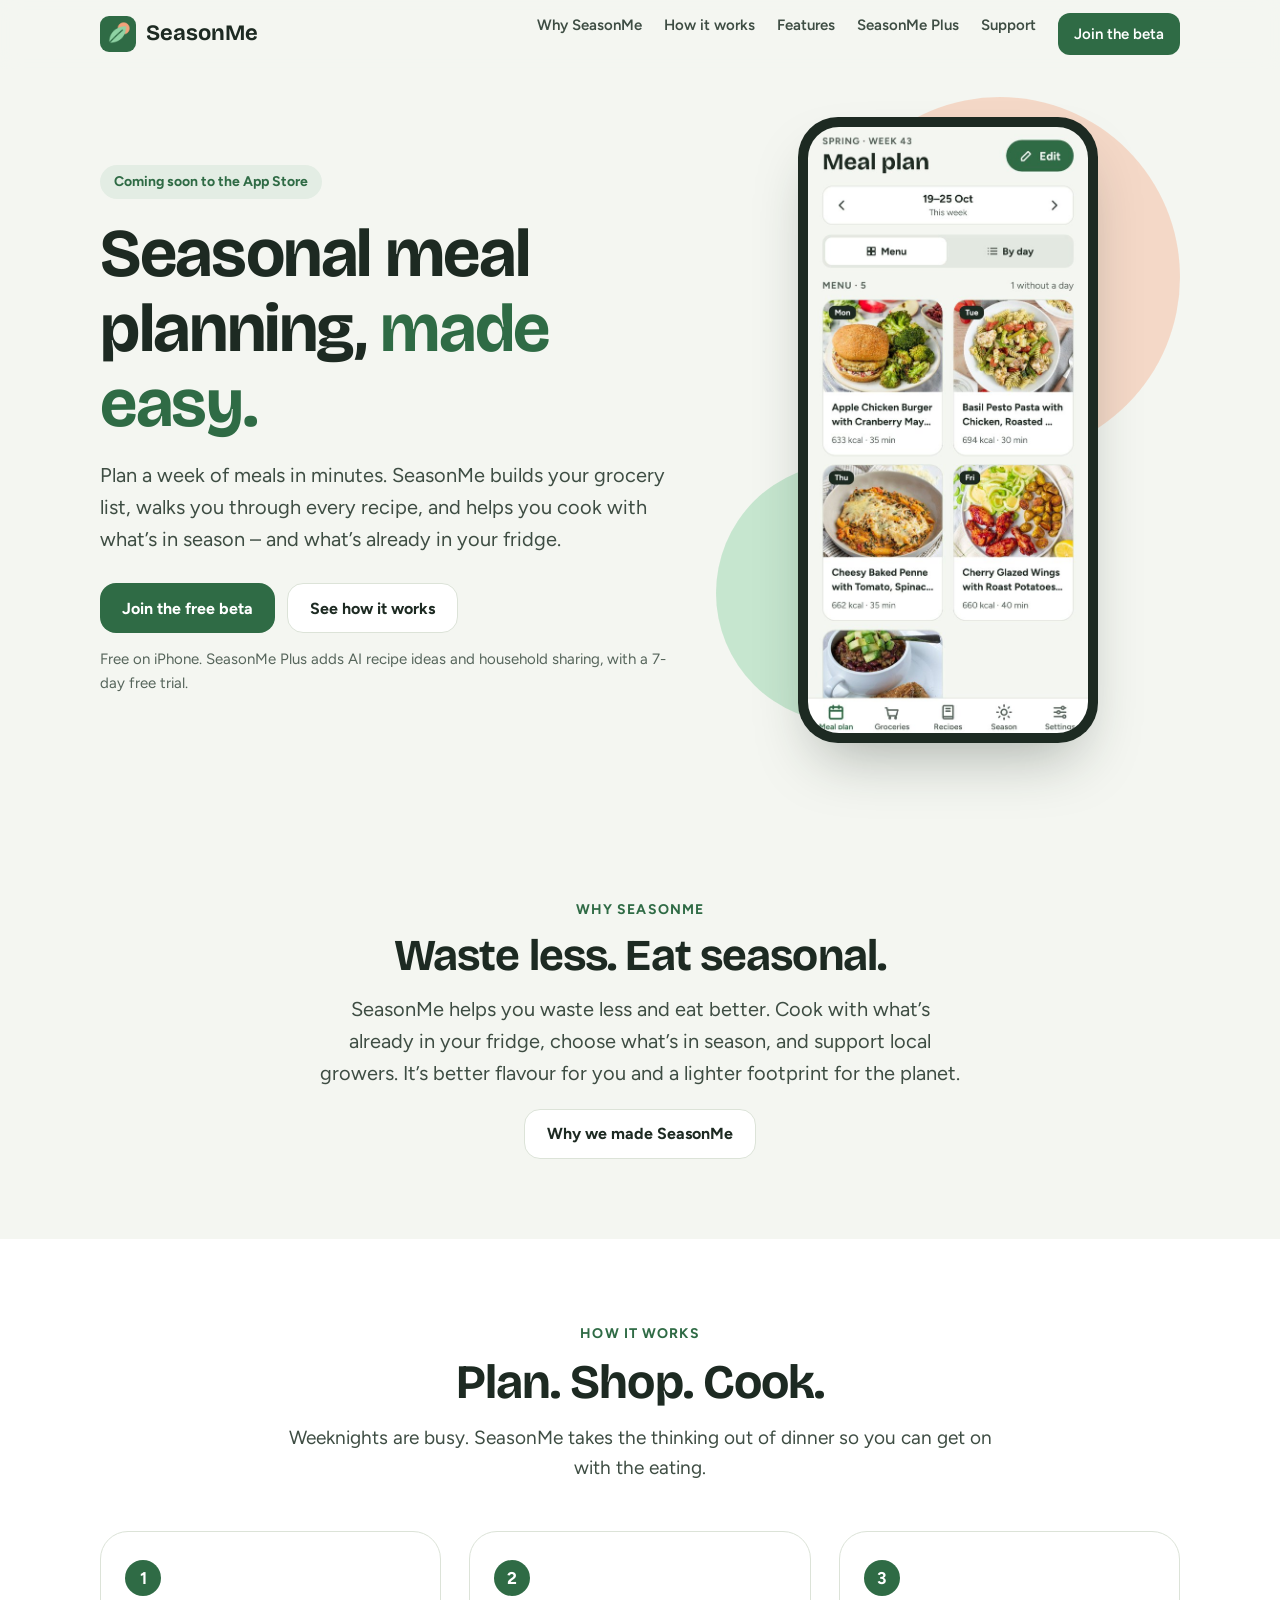
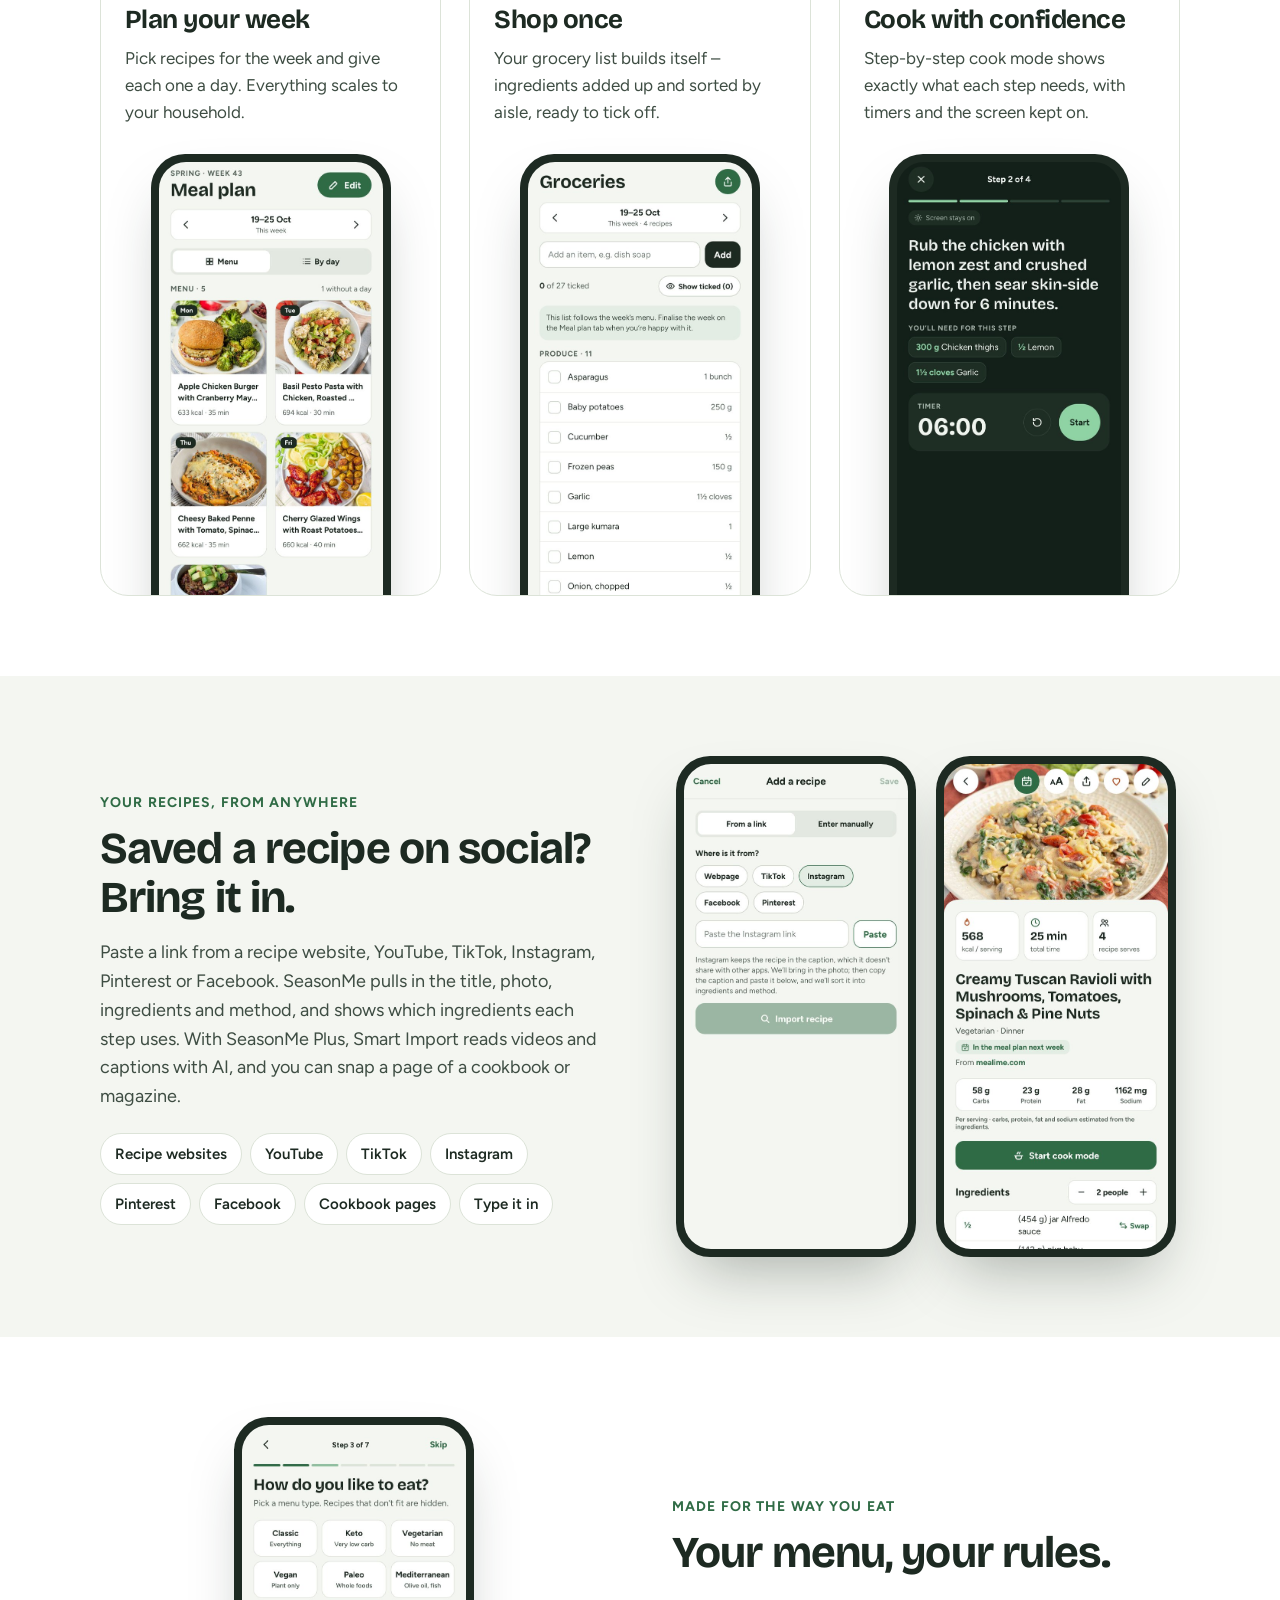
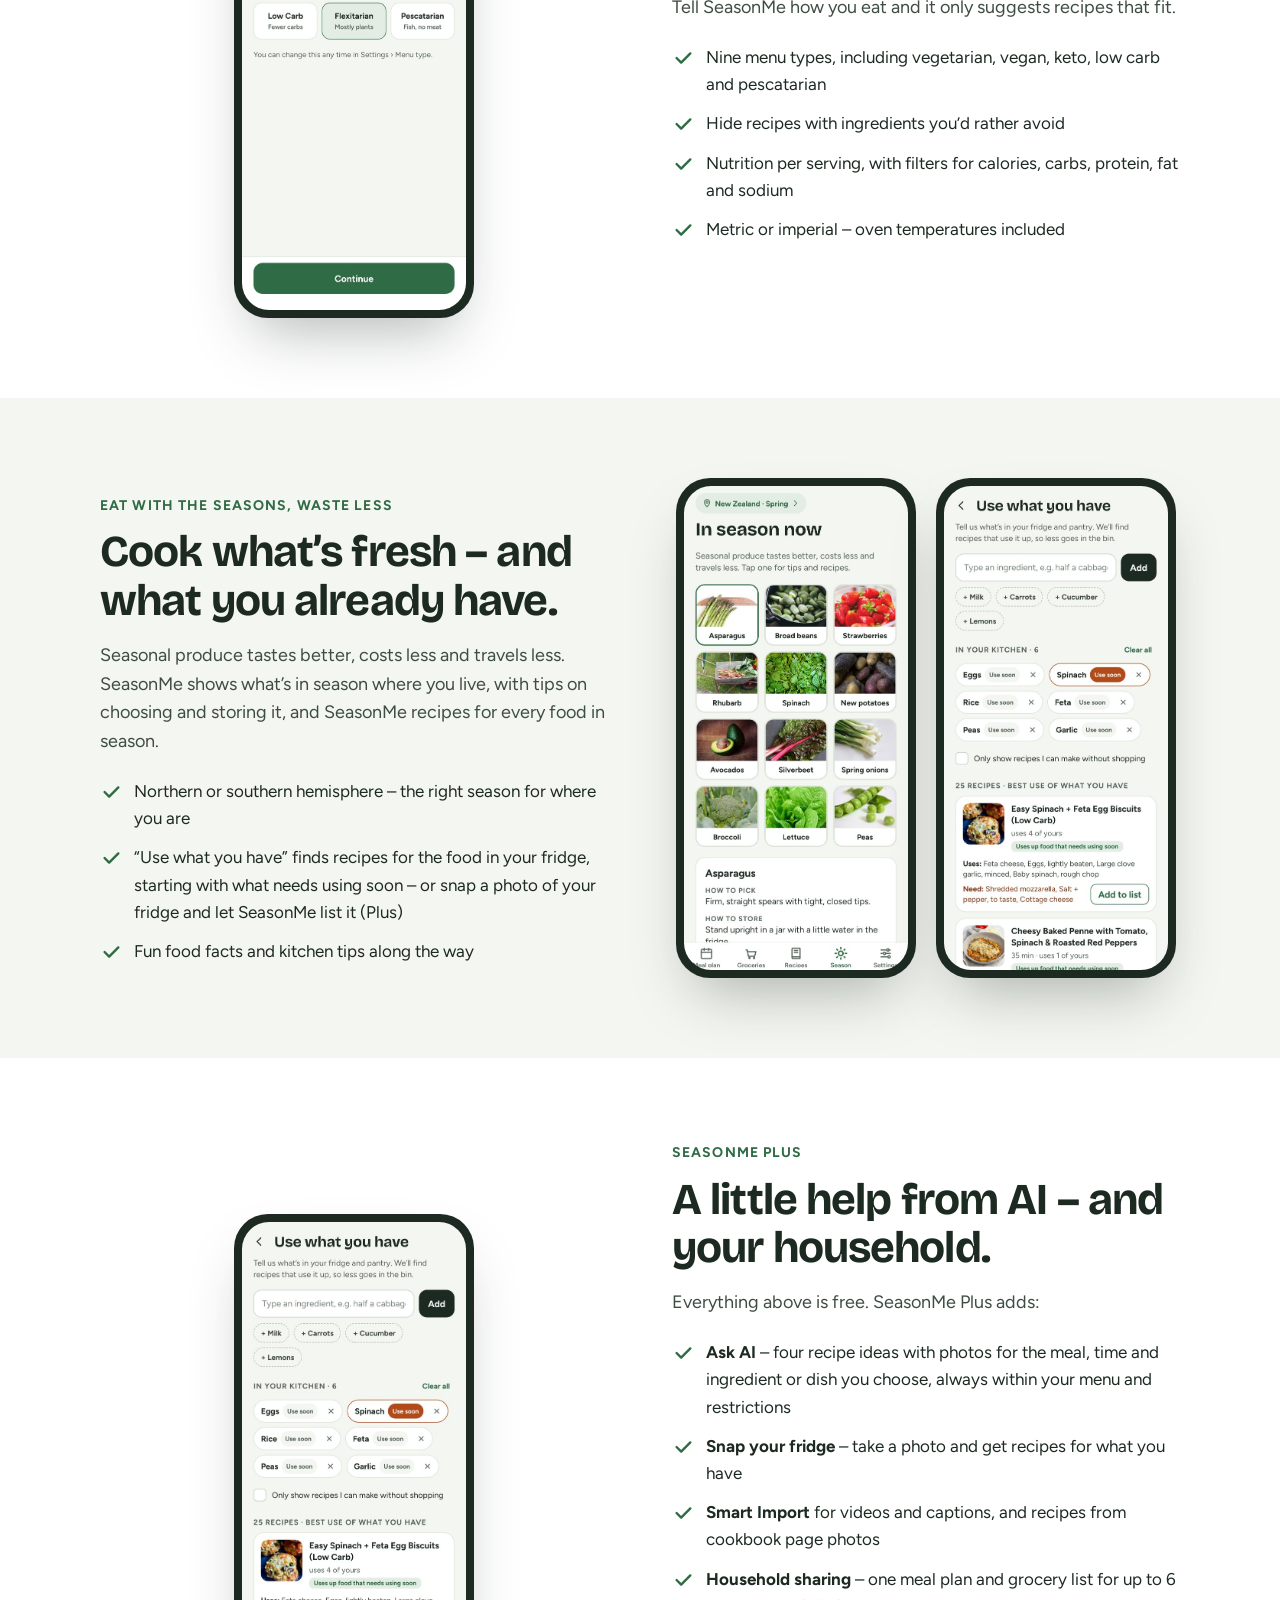
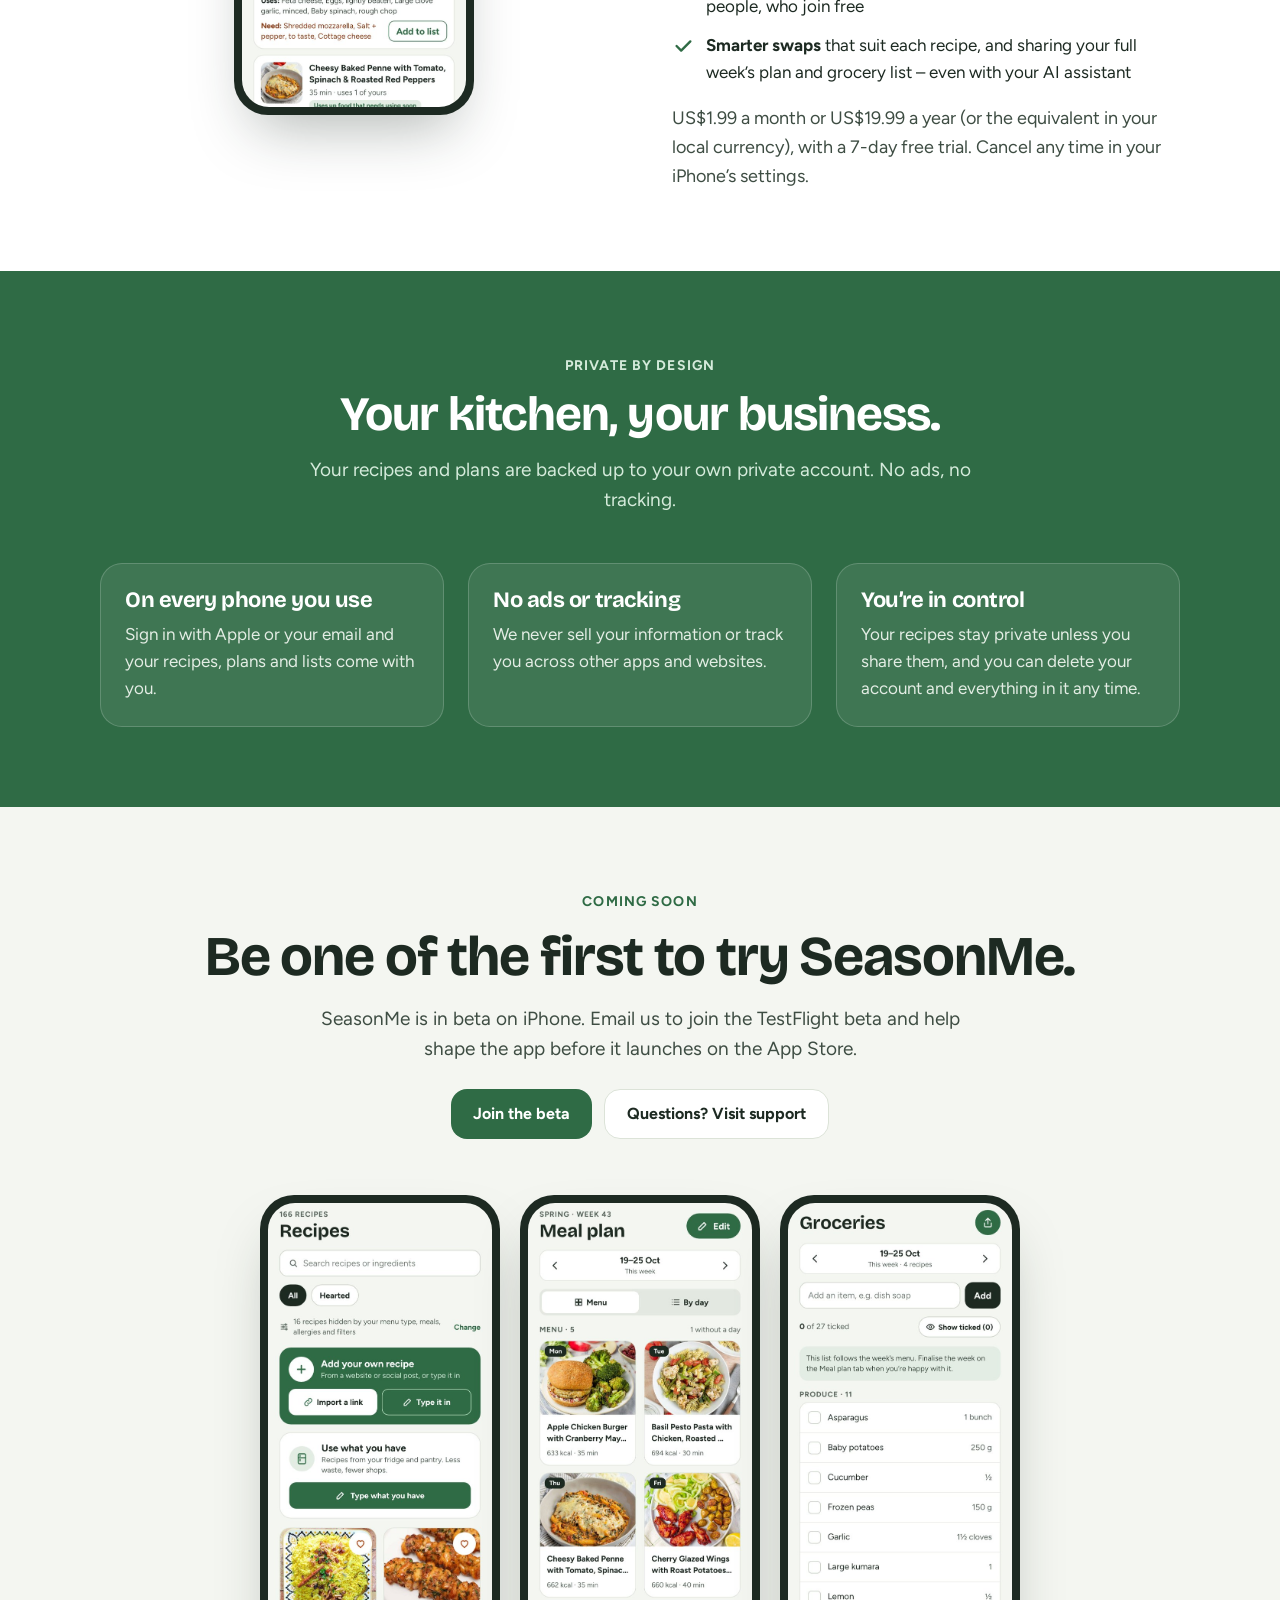
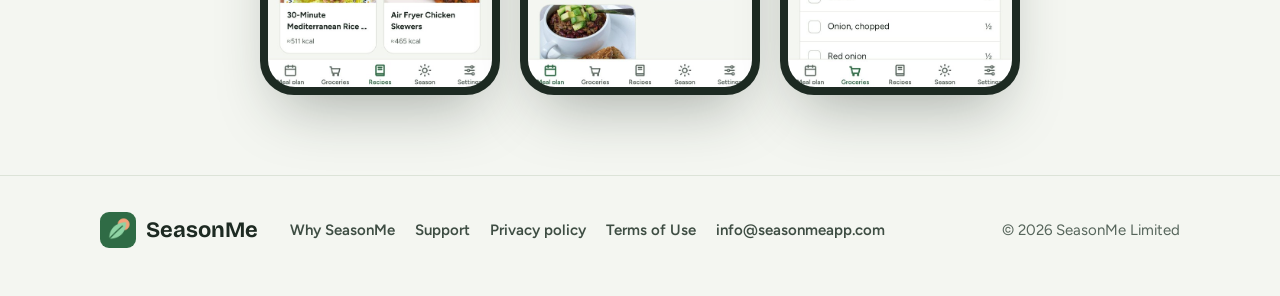
<file: index.html>
<!doctype html>
<html lang="en">
<head>
<meta charset="utf-8">
<meta name="viewport" content="width=device-width, initial-scale=1">
<title>SeasonMe – Seasonal meal planning, made easy</title>
<meta name="description" content="Plan a week of seasonal meals in minutes. Import recipes from websites, socials and cookbooks, get AI recipe ideas for what’s in your fridge, and share your plan and grocery list with your household.">
<meta property="og:title" content="SeasonMe – Seasonal meal planning, made easy">
<meta property="og:description" content="Plan your week, shop once, and cook with what's in season.">
<meta property="og:image" content="https://www.seasonmeapp.com/images/plan.jpg">
<link rel="icon" href="images/favicon.png">
<link rel="apple-touch-icon" href="images/icon-180.png">
<link rel="preconnect" href="https://fonts.googleapis.com">
<link rel="preconnect" href="https://fonts.gstatic.com" crossorigin>
<link href="https://fonts.googleapis.com/css2?family=Bricolage+Grotesque:opsz,wght@12..96,600;12..96,700&family=Figtree:wght@400;500;600;700&display=swap" rel="stylesheet">
<link rel="stylesheet" href="style.css">
</head>
<body>

<header class="nav">
  <div class="wrap">
    <a class="brand" href="index.html"><img src="images/icon-180.png" alt="">SeasonMe</a>
    <nav class="nav-links" aria-label="Main">
      <a href="why.html">Why SeasonMe</a>
      <a href="#how">How it works</a>
      <a href="#features">Features</a>
      <a href="#plus">SeasonMe Plus</a>
      <a href="support.html">Support</a>
      <a class="btn btn-primary btn-sm" href="#beta">Join the beta</a>
    </nav>
  </div>
</header>

<main>
  <section class="hero" aria-labelledby="hero-title">
    <div class="wrap">
      <div>
        <span class="pill">Coming soon to the App Store</span>
        <h1 id="hero-title">Seasonal meal planning, <em>made easy.</em></h1>
        <p class="lede">Plan a week of meals in minutes. SeasonMe builds your grocery list, walks you through every recipe, and helps you cook with what’s in season – and what’s already in your fridge.</p>
        <div class="ctas">
          <a class="btn btn-primary" href="#beta">Join the free beta</a>
          <a class="btn btn-outline" href="#how">See how it works</a>
        </div>
        <p class="note">Free on iPhone. SeasonMe Plus adds AI recipe ideas and household sharing, with a 7-day free trial.</p>
      </div>
      <div class="hero-art">
        <div class="phone"><img src="images/plan.jpg" alt="SeasonMe meal plan for the week, with four recipes" width="585" height="1266"></div>
      </div>
    </div>
  </section>

  <section class="why-teaser" aria-labelledby="teaser-title">
    <div class="wrap">
      <span class="eyebrow">Why SeasonMe</span>
      <h2 id="teaser-title"><span class="nowrap">Waste less.</span> <span class="nowrap">Eat seasonal.</span></h2>
      <p>SeasonMe helps you waste less and eat better. Cook with what’s already in your fridge, choose what’s in season, and support local growers. It’s better flavour for you and a lighter footprint for the planet.</p>
      <a class="btn btn-outline" href="why.html">Why we made SeasonMe</a>
    </div>
  </section>

  <section id="how" class="tinted" aria-labelledby="how-title">
    <div class="wrap">
      <div class="section-head">
        <span class="eyebrow">How it works</span>
        <h2 id="how-title">Plan. Shop. Cook.</h2>
        <p>Weeknights are busy. SeasonMe takes the thinking out of dinner so you can get on with the eating.</p>
      </div>
      <div class="steps">
        <article class="step">
          <span class="num">1</span>
          <h3>Plan your week</h3>
          <p>Pick recipes for the week and give each one a day. Everything scales to your household.</p>
          <div class="phone sm"><img src="images/plan.jpg" alt="Weekly meal plan" loading="lazy" width="585" height="1266"></div>
        </article>
        <article class="step">
          <span class="num">2</span>
          <h3>Shop once</h3>
          <p>Your grocery list builds itself – ingredients added up and sorted by aisle, ready to tick off.</p>
          <div class="phone sm"><img src="images/groceries.jpg" alt="Grocery list sorted by aisle" loading="lazy" width="585" height="1266"></div>
        </article>
        <article class="step">
          <span class="num">3</span>
          <h3>Cook with confidence</h3>
          <p>Step-by-step cook mode shows exactly what each step needs, with timers and the screen kept on.</p>
          <div class="phone sm"><img src="images/cook.jpg" alt="Cook mode showing one step with its ingredients and a timer" loading="lazy" width="585" height="1266"></div>
        </article>
      </div>
    </div>
  </section>

  <section id="features" class="feature" aria-labelledby="import-title">
    <div class="wrap">
      <div class="text">
        <span class="eyebrow">Your recipes, from anywhere</span>
        <h2 id="import-title">Saved a recipe on social? Bring it in.</h2>
        <p>Paste a link from a recipe website, YouTube, TikTok, Instagram, Pinterest or Facebook. SeasonMe pulls in the title, photo, ingredients and method, and shows which ingredients each step uses. With SeasonMe Plus, Smart Import reads videos and captions with AI, and you can snap a page of a cookbook or magazine.</p>
        <div class="chips" aria-label="Import from">
          <span class="chip">Recipe websites</span><span class="chip">YouTube</span><span class="chip">TikTok</span><span class="chip">Instagram</span><span class="chip">Pinterest</span><span class="chip">Facebook</span><span class="chip">Cookbook pages</span><span class="chip">Type it in</span>
        </div>
      </div>
      <div class="art">
        <div class="phone sm"><img src="images/import.jpg" alt="Importing a recipe from an Instagram link" loading="lazy" width="585" height="1266"></div>
        <div class="phone sm"><img src="images/recipe.jpg" alt="An imported recipe with nutrition and diet tags" loading="lazy" width="585" height="1266"></div>
      </div>
    </div>
  </section>

  <section class="feature flip tinted" aria-labelledby="you-title">
    <div class="wrap">
      <div class="text">
        <span class="eyebrow">Made for the way you eat</span>
        <h2 id="you-title">Your menu, your rules.</h2>
        <p>Tell SeasonMe how you eat and it only suggests recipes that fit.</p>
        <ul>
          <li><svg width="22" height="22" viewBox="0 0 24 24" fill="none" stroke="#2F6B45" stroke-width="2.6" stroke-linecap="round" stroke-linejoin="round" aria-hidden="true"><path d="M5 12l5 5L20 7"/></svg><span>Nine menu types, including vegetarian, vegan, keto, low carb and pescatarian</span></li>
          <li><svg width="22" height="22" viewBox="0 0 24 24" fill="none" stroke="#2F6B45" stroke-width="2.6" stroke-linecap="round" stroke-linejoin="round" aria-hidden="true"><path d="M5 12l5 5L20 7"/></svg><span>Hide recipes with ingredients you’d rather avoid</span></li>
          <li><svg width="22" height="22" viewBox="0 0 24 24" fill="none" stroke="#2F6B45" stroke-width="2.6" stroke-linecap="round" stroke-linejoin="round" aria-hidden="true"><path d="M5 12l5 5L20 7"/></svg><span>Nutrition per serving, with filters for calories, carbs, protein, fat and sodium</span></li>
          <li><svg width="22" height="22" viewBox="0 0 24 24" fill="none" stroke="#2F6B45" stroke-width="2.6" stroke-linecap="round" stroke-linejoin="round" aria-hidden="true"><path d="M5 12l5 5L20 7"/></svg><span>Metric or imperial – oven temperatures included</span></li>
        </ul>
      </div>
      <div class="art">
        <div class="phone sm"><img src="images/setup-diet.jpg" alt="Choosing a menu type during setup" loading="lazy" width="585" height="1266"></div>
      </div>
    </div>
  </section>

  <section class="feature" aria-labelledby="season-title">
    <div class="wrap">
      <div class="text">
        <span class="eyebrow">Eat with the seasons, waste less</span>
        <h2 id="season-title">Cook what’s fresh – and what you already have.</h2>
        <p>Seasonal produce tastes better, costs less and travels less. SeasonMe shows what’s in season where you live, with tips on choosing and storing it, and SeasonMe recipes for every food in season.</p>
        <ul>
          <li><svg width="22" height="22" viewBox="0 0 24 24" fill="none" stroke="#2F6B45" stroke-width="2.6" stroke-linecap="round" stroke-linejoin="round" aria-hidden="true"><path d="M5 12l5 5L20 7"/></svg><span>Northern or southern hemisphere – the right season for where you are</span></li>
          <li><svg width="22" height="22" viewBox="0 0 24 24" fill="none" stroke="#2F6B45" stroke-width="2.6" stroke-linecap="round" stroke-linejoin="round" aria-hidden="true"><path d="M5 12l5 5L20 7"/></svg><span>“Use what you have” finds recipes for the food in your fridge, starting with what needs using soon – or snap a photo of your fridge and let SeasonMe list it (Plus)</span></li>
          <li><svg width="22" height="22" viewBox="0 0 24 24" fill="none" stroke="#2F6B45" stroke-width="2.6" stroke-linecap="round" stroke-linejoin="round" aria-hidden="true"><path d="M5 12l5 5L20 7"/></svg><span>Fun food facts and kitchen tips along the way</span></li>
        </ul>
      </div>
      <div class="art">
        <div class="phone sm"><img src="images/season.jpg" alt="What's in season now, with produce tips" loading="lazy" width="585" height="1266"></div>
        <div class="phone sm"><img src="images/useup.jpg" alt="Recipes that use what's in your kitchen" loading="lazy" width="585" height="1266"></div>
      </div>
    </div>
  </section>

  <section id="plus" class="feature flip tinted" aria-labelledby="plus-title">
    <div class="wrap">
      <div class="text">
        <span class="eyebrow">SeasonMe Plus</span>
        <h2 id="plus-title">A little help from AI – and your household.</h2>
        <p>Everything above is free. SeasonMe Plus adds:</p>
        <ul>
          <li><svg width="22" height="22" viewBox="0 0 24 24" fill="none" stroke="#2F6B45" stroke-width="2.6" stroke-linecap="round" stroke-linejoin="round" aria-hidden="true"><path d="M5 12l5 5L20 7"/></svg><span><strong>Ask AI</strong> – four recipe ideas with photos for the meal, time and ingredient or dish you choose, always within your menu and restrictions</span></li>
          <li><svg width="22" height="22" viewBox="0 0 24 24" fill="none" stroke="#2F6B45" stroke-width="2.6" stroke-linecap="round" stroke-linejoin="round" aria-hidden="true"><path d="M5 12l5 5L20 7"/></svg><span><strong>Snap your fridge</strong> – take a photo and get recipes for what you have</span></li>
          <li><svg width="22" height="22" viewBox="0 0 24 24" fill="none" stroke="#2F6B45" stroke-width="2.6" stroke-linecap="round" stroke-linejoin="round" aria-hidden="true"><path d="M5 12l5 5L20 7"/></svg><span><strong>Smart Import</strong> for videos and captions, and recipes from cookbook page photos</span></li>
          <li><svg width="22" height="22" viewBox="0 0 24 24" fill="none" stroke="#2F6B45" stroke-width="2.6" stroke-linecap="round" stroke-linejoin="round" aria-hidden="true"><path d="M5 12l5 5L20 7"/></svg><span><strong>Household sharing</strong> – one meal plan and grocery list for up to 6 people, who join free</span></li>
          <li><svg width="22" height="22" viewBox="0 0 24 24" fill="none" stroke="#2F6B45" stroke-width="2.6" stroke-linecap="round" stroke-linejoin="round" aria-hidden="true"><path d="M5 12l5 5L20 7"/></svg><span><strong>Smarter swaps</strong> that suit each recipe, and sharing your full week’s plan and grocery list – even with your AI assistant</span></li>
        </ul>
        <p class="note" style="margin-top:18px">US$1.99 a month or US$19.99 a year (or the equivalent in your local currency), with a 7-day free trial. Cancel any time in your iPhone’s settings.</p>
      </div>
      <div class="art">
        <div class="phone sm"><img src="images/useup.jpg" alt="Recipe ideas for what's in your kitchen" loading="lazy" width="585" height="1266"></div>
      </div>
    </div>
  </section>

  <section class="green-band" aria-labelledby="privacy-title">
    <div class="wrap">
      <div class="section-head">
        <span class="eyebrow">Private by design</span>
        <h2 id="privacy-title">Your kitchen, your business.</h2>
        <p>Your recipes and plans are backed up to your own private account. No ads, no tracking.</p>
      </div>
      <div class="promises">
        <div class="promise"><h3>On every phone you use</h3><p>Sign in with Apple or your email and your recipes, plans and lists come with you.</p></div>
        <div class="promise"><h3>No ads or tracking</h3><p>We never sell your information or track you across other apps and websites.</p></div>
        <div class="promise"><h3>You’re in control</h3><p>Your recipes stay private unless you share them, and you can delete your account and everything in it any time.</p></div>
      </div>
    </div>
  </section>

  <section id="beta" class="final" aria-labelledby="beta-title">
    <div class="wrap">
      <span class="eyebrow">Coming soon</span>
      <h2 id="beta-title">Be one of the first to try SeasonMe.</h2>
      <p>SeasonMe is in beta on iPhone. Email us to join the TestFlight beta and help shape the app before it launches on the App Store.</p>
      <div class="ctas">
        <a class="btn btn-primary" href="mailto:info@seasonmeapp.com?subject=Join%20the%20SeasonMe%20beta&amp;body=Hi%20SeasonMe%20team%2C%0A%0AI%E2%80%99d%20like%20to%20join%20the%20TestFlight%20beta.%20My%20Apple%20ID%20email%20is%3A%20">Join the beta</a>
        <a class="btn btn-outline" href="support.html">Questions? Visit support</a>
      </div>
      <div class="phones">
        <div class="phone sm"><img src="images/recipes.jpg" alt="" loading="lazy" width="585" height="1266"></div>
        <div class="phone sm"><img src="images/plan.jpg" alt="" loading="lazy" width="585" height="1266"></div>
        <div class="phone sm"><img src="images/groceries.jpg" alt="" loading="lazy" width="585" height="1266"></div>
      </div>
    </div>
  </section>
</main>

<footer>
  <div class="wrap">
    <a class="brand" href="index.html"><img src="images/icon-180.png" alt="">SeasonMe</a>
    <nav aria-label="Footer">
      <a href="why.html">Why SeasonMe</a>
      <a href="support.html">Support</a>
      <a href="privacy.html">Privacy policy</a>
      <a href="terms.html">Terms of Use</a>
      <a href="mailto:info@seasonmeapp.com">info@seasonmeapp.com</a>
    </nav>
    <span class="copy">© 2026 SeasonMe Limited</span>
  </div>
</footer>

</body>
</html>
</file>
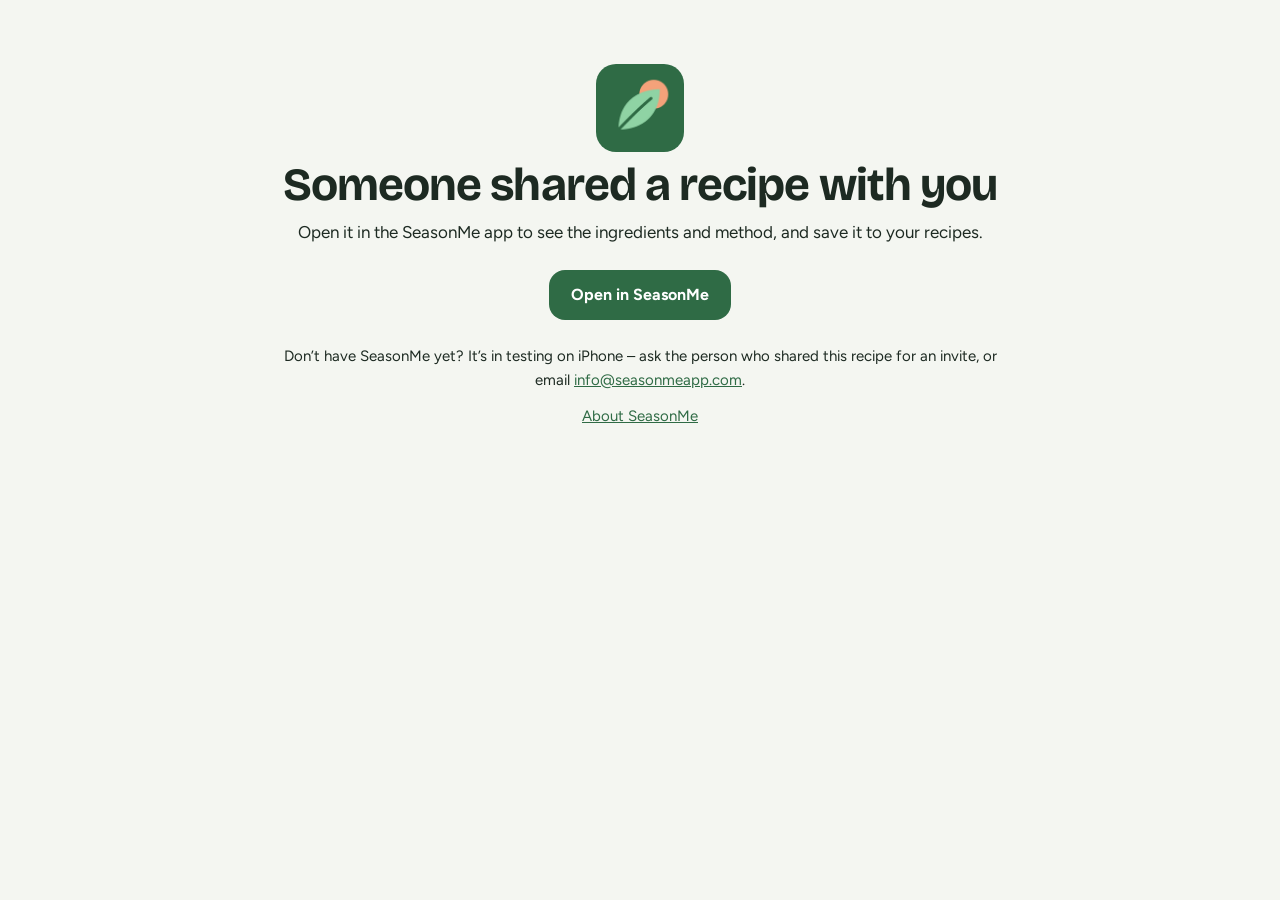
<file: r/index.html>
<!doctype html>
<html lang="en">
<head>
<meta charset="utf-8">
<meta name="viewport" content="width=device-width, initial-scale=1">
<title>A recipe shared with SeasonMe</title>
<meta name="description" content="Someone shared a recipe with you. Open it in the SeasonMe app.">
<meta property="og:title" content="A recipe shared with SeasonMe">
<meta property="og:description" content="Tap to open the recipe in SeasonMe – seasonal meal planning, made easy.">
<meta property="og:image" content="https://www.seasonmeapp.com/images/icon-180.png">
<meta name="robots" content="noindex">
<link rel="icon" href="../images/favicon.png">
<link rel="apple-touch-icon" href="../images/icon-180.png">
<link rel="preconnect" href="https://fonts.googleapis.com">
<link rel="preconnect" href="https://fonts.gstatic.com" crossorigin>
<link href="https://fonts.googleapis.com/css2?family=Bricolage+Grotesque:opsz,wght@12..96,600;12..96,700&family=Figtree:wght@400;500;600;700&display=swap" rel="stylesheet">
<link rel="stylesheet" href="../style.css">
</head>
<body>
<!-- With SeasonMe installed, iPhones open this link straight in the app. This page is for everyone else. -->
<main class="article" style="text-align:center">
  <img src="../images/icon-180.png" alt="" width="88" height="88" style="margin:24px auto 8px;border-radius:20px">
  <h1>Someone shared a recipe with you</h1>
  <p>Open it in the SeasonMe app to see the ingredients and method, and save it to your recipes.</p>
  <p style="margin-top:24px"><a id="open" class="btn btn-primary" href="seasonme://r">Open in SeasonMe</a></p>
  <p class="muted" style="margin-top:24px">Don’t have SeasonMe yet? It’s in testing on iPhone – ask the person who shared this recipe for an invite, or email <a href="mailto:info@seasonmeapp.com">info@seasonmeapp.com</a>.</p>
  <p class="muted"><a href="../index.html">About SeasonMe</a></p>
</main>
<script>
  // Carry the recipe's id into the app link.
  var id = new URLSearchParams(location.search).get('id');
  if (id && /^[0-9a-f-]{36}$/i.test(id)) document.getElementById('open').href = 'seasonme://r?id=' + id;
</script>
</body>
</html>
</file>
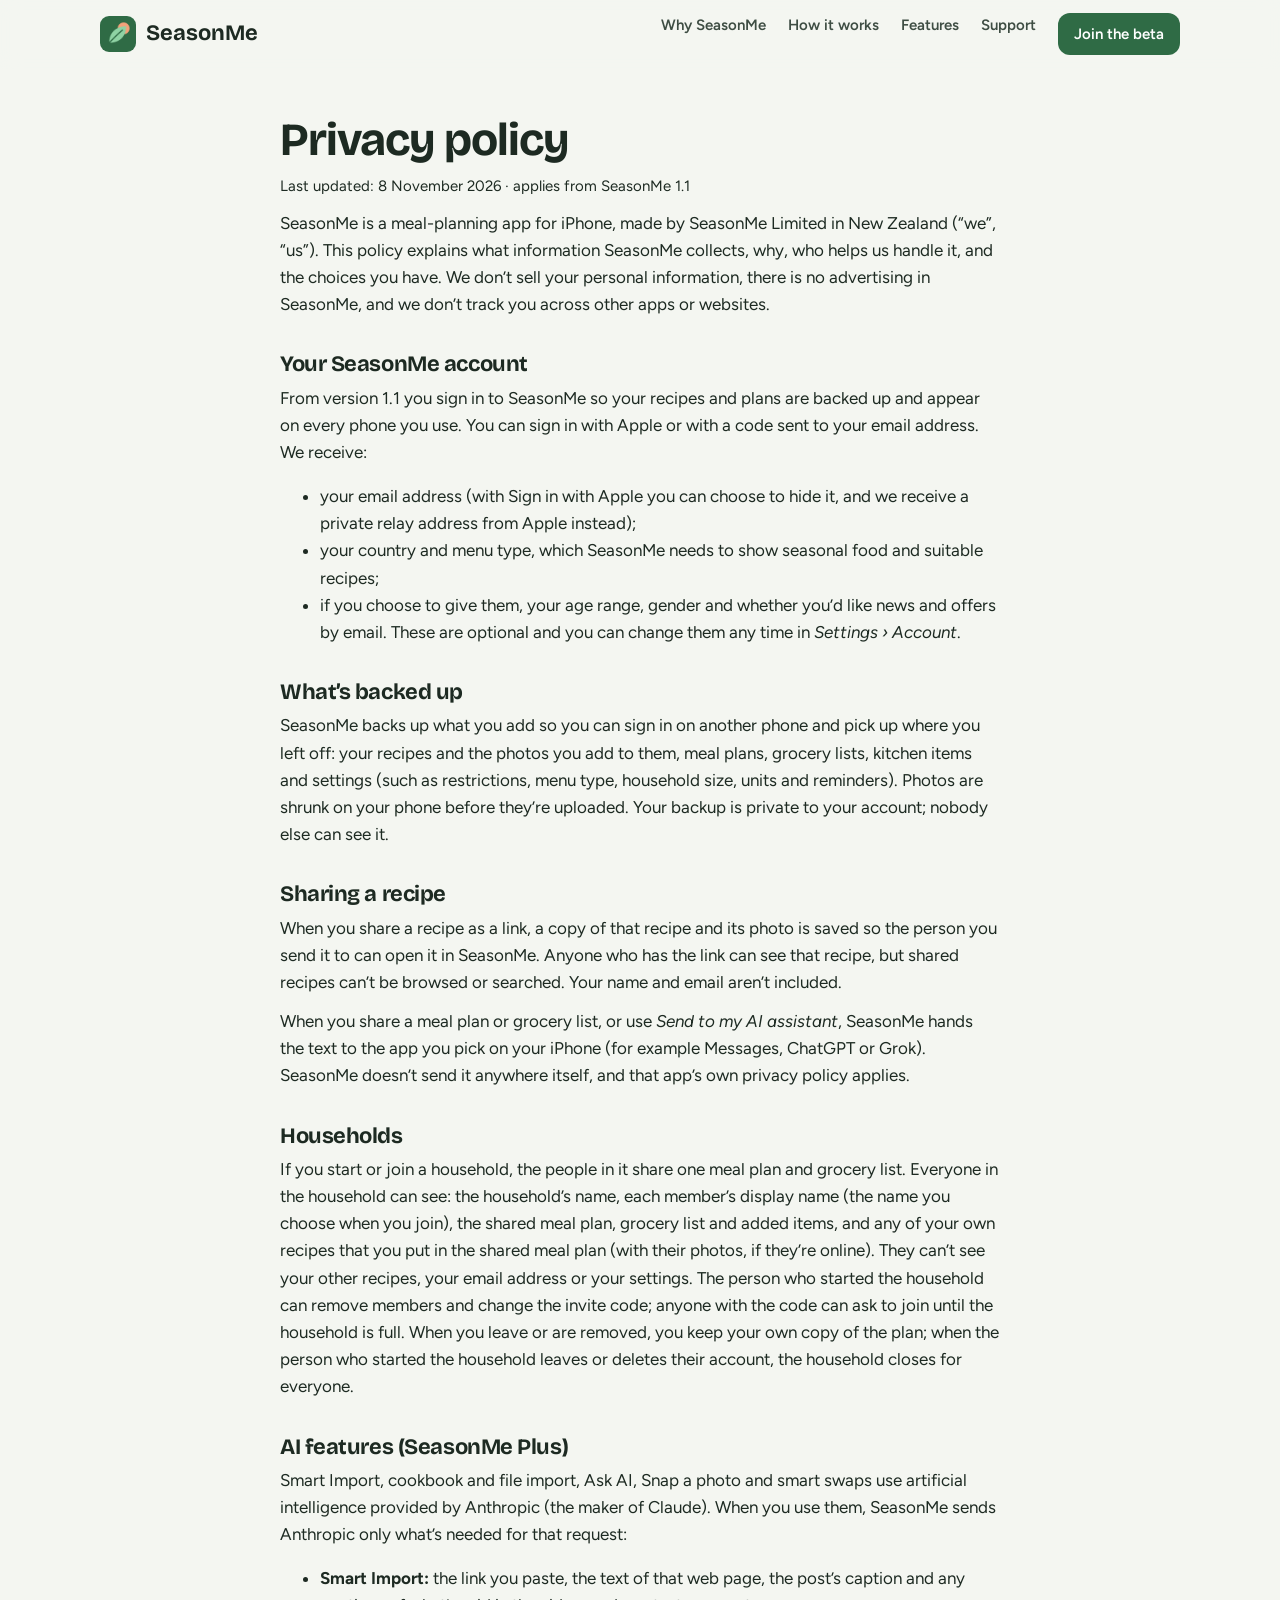
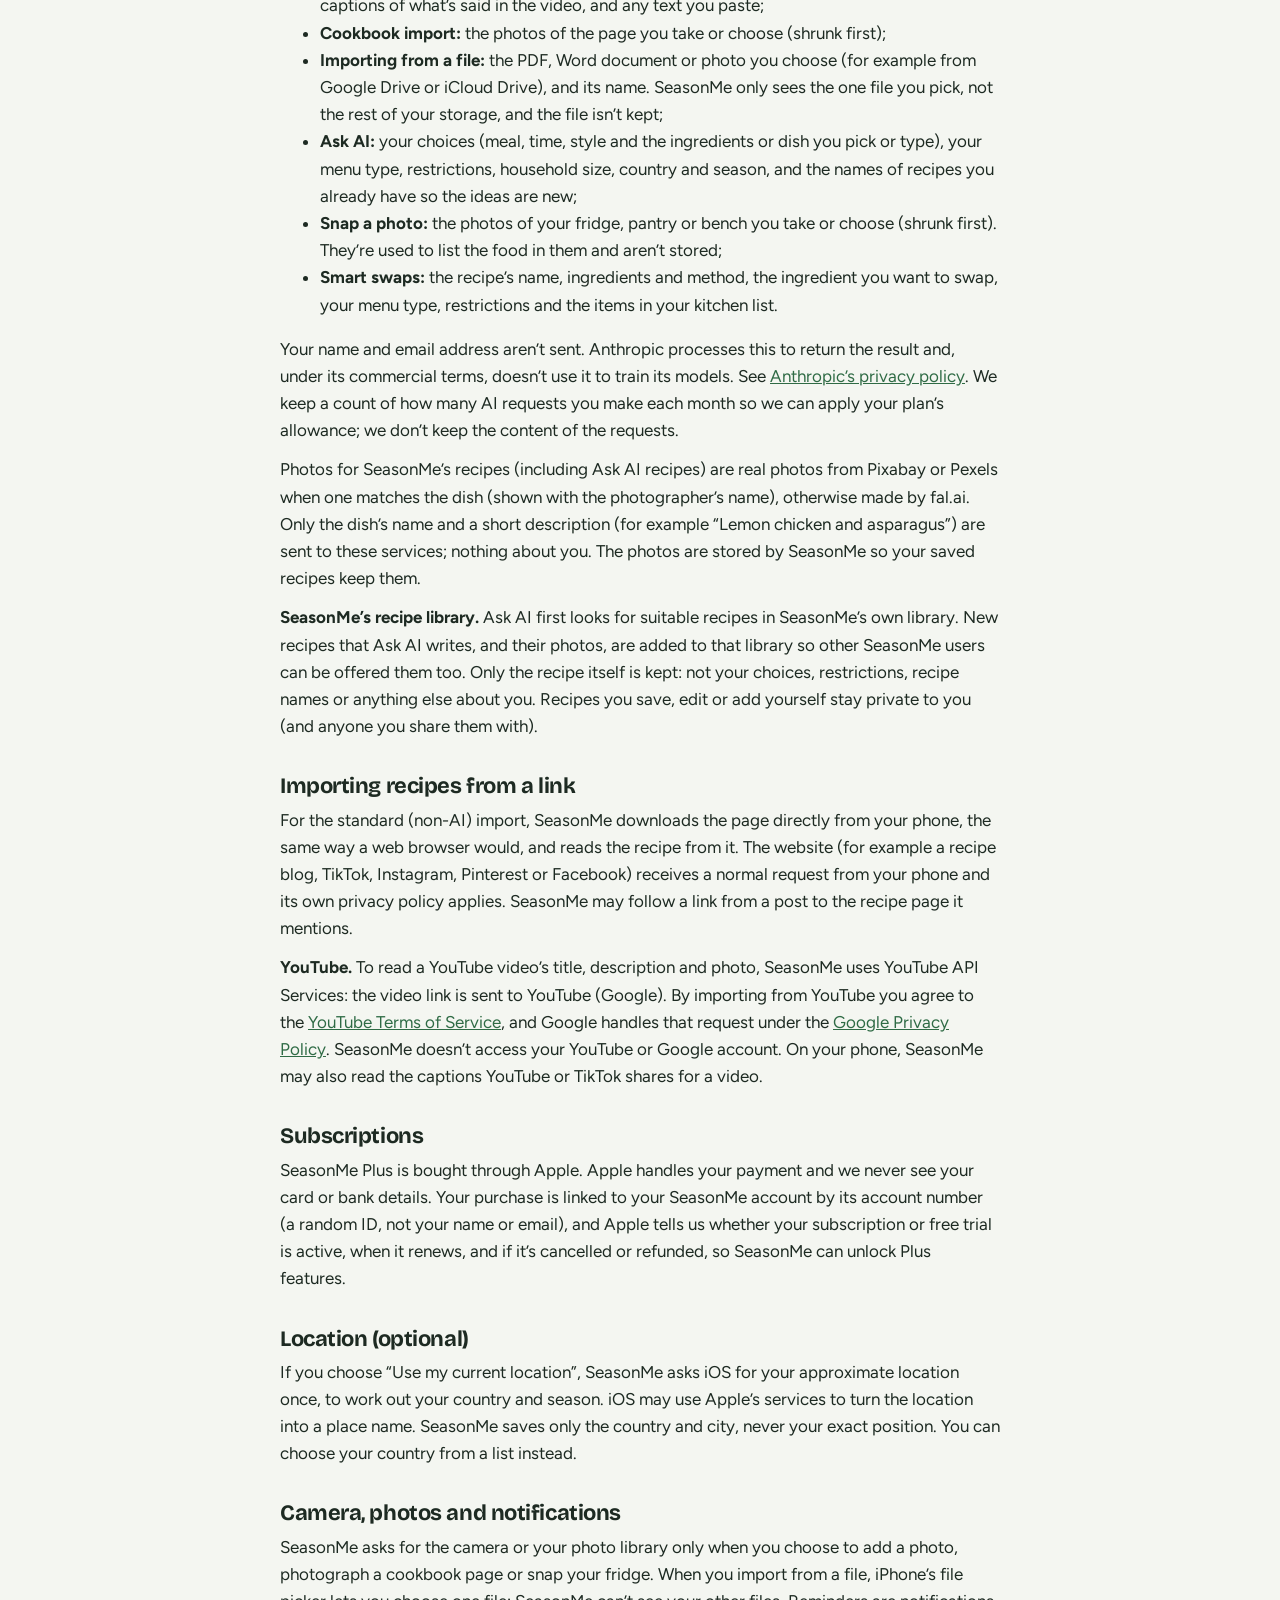
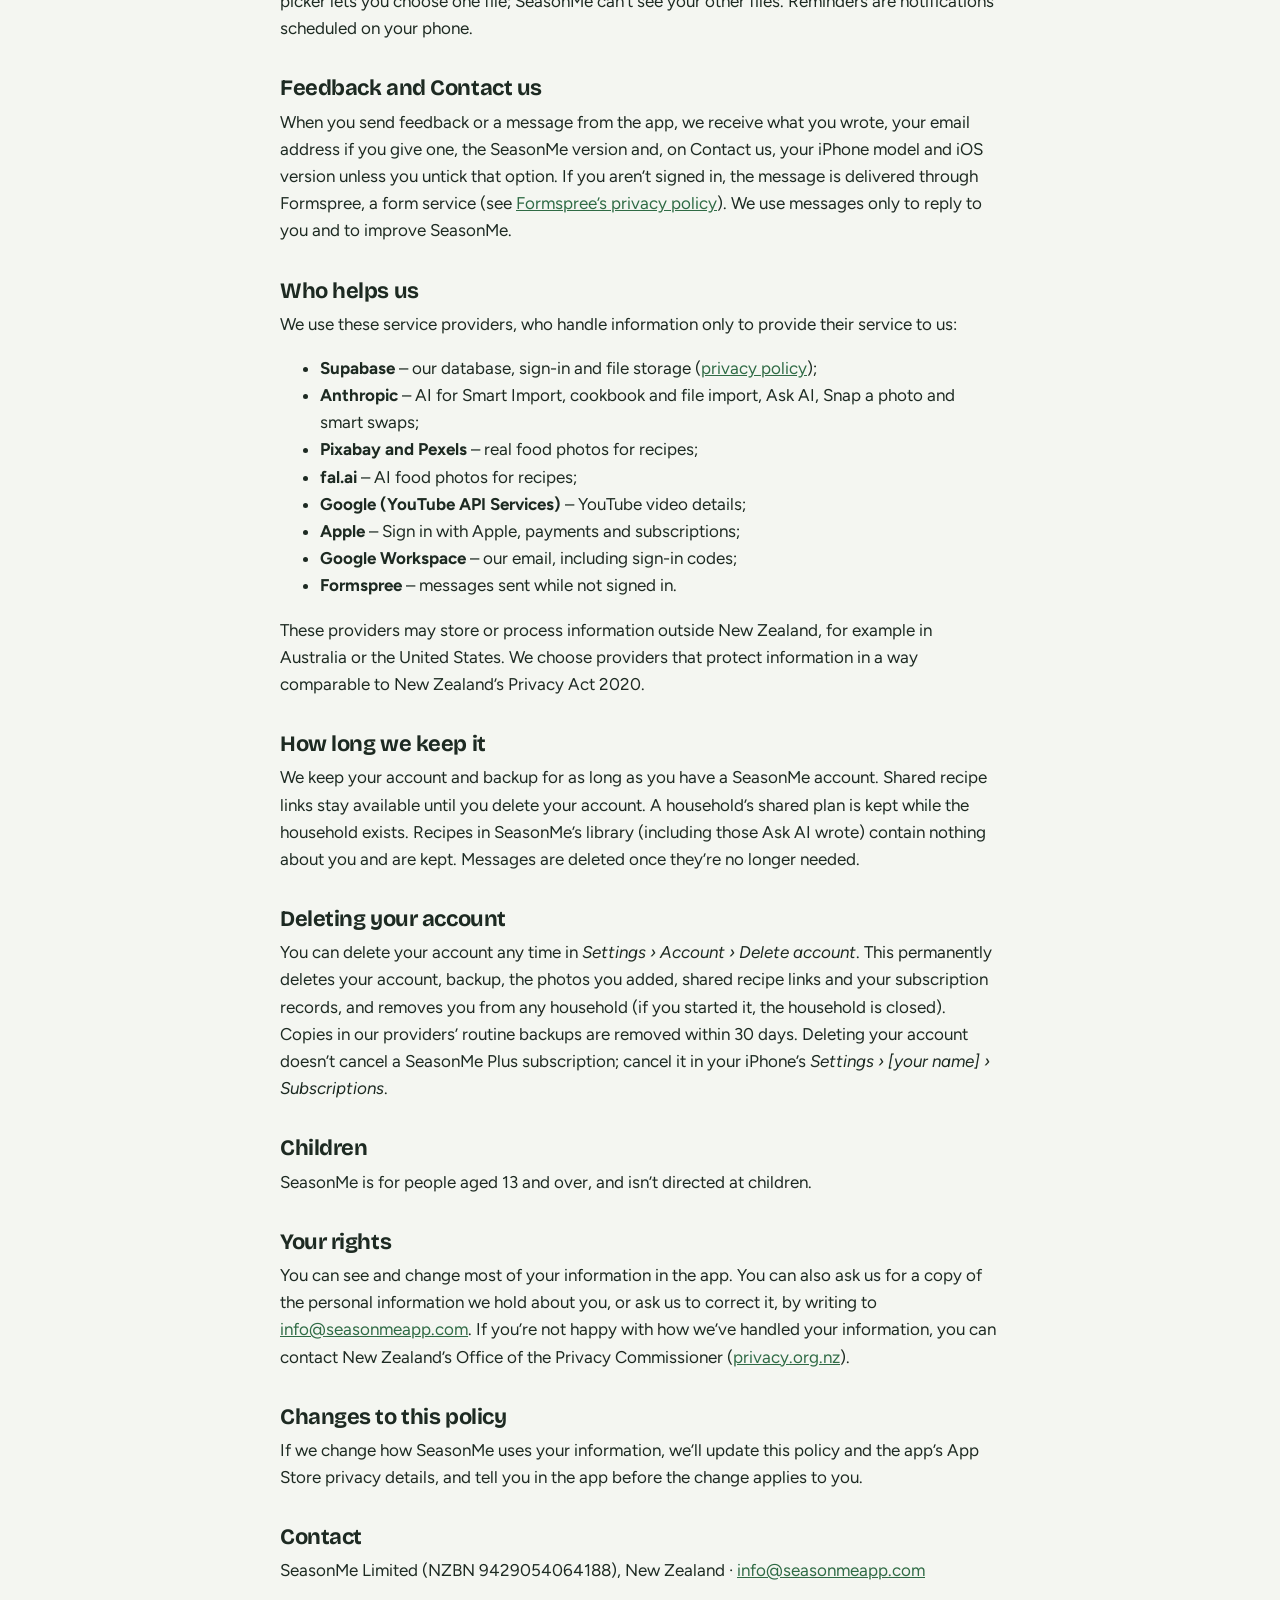
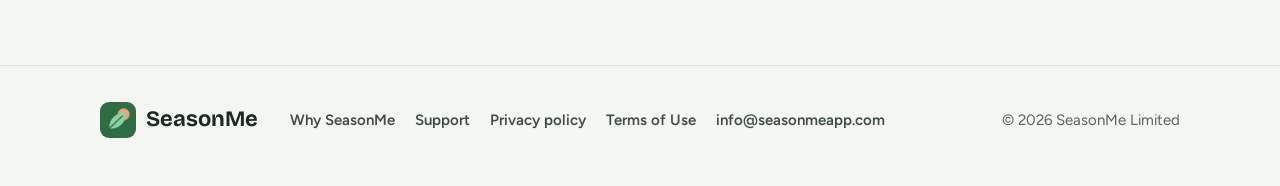
<file: privacy.html>
<!doctype html>
<html lang="en">
<head>
<meta charset="utf-8">
<meta name="viewport" content="width=device-width, initial-scale=1">
<title>SeasonMe – Privacy policy</title>
<link rel="icon" href="images/favicon.png">
<link rel="apple-touch-icon" href="images/icon-180.png">
<link rel="preconnect" href="https://fonts.googleapis.com">
<link rel="preconnect" href="https://fonts.gstatic.com" crossorigin>
<link href="https://fonts.googleapis.com/css2?family=Bricolage+Grotesque:opsz,wght@12..96,600;12..96,700&family=Figtree:wght@400;500;600;700&display=swap" rel="stylesheet">
<link rel="stylesheet" href="style.css">
</head>
<body>
<header class="nav">
  <div class="wrap">
    <a class="brand" href="index.html"><img src="images/icon-180.png" alt="">SeasonMe</a>
    <nav class="nav-links" aria-label="Main">
      <a href="why.html">Why SeasonMe</a>
      <a href="index.html#how">How it works</a>
      <a href="index.html#features">Features</a>
      <a href="support.html">Support</a>
      <a class="btn btn-primary btn-sm" href="index.html#beta">Join the beta</a>
    </nav>
  </div>
</header>
<main class="article">
  <h1>Privacy policy</h1>
  <p class="muted">Last updated: 8 November 2026 · applies from SeasonMe 1.1</p>

  <p>SeasonMe is a meal-planning app for iPhone, made by SeasonMe Limited in New Zealand (“we”, “us”). This policy explains what information SeasonMe collects, why, who helps us handle it, and the choices you have. We don’t sell your personal information, there is no advertising in SeasonMe, and we don’t track you across other apps or websites.</p>

  <h2>Your SeasonMe account</h2>
  <p>From version 1.1 you sign in to SeasonMe so your recipes and plans are backed up and appear on every phone you use. You can sign in with Apple or with a code sent to your email address. We receive:</p>
  <ul>
    <li>your email address (with Sign in with Apple you can choose to hide it, and we receive a private relay address from Apple instead);</li>
    <li>your country and menu type, which SeasonMe needs to show seasonal food and suitable recipes;</li>
    <li>if you choose to give them, your age range, gender and whether you’d like news and offers by email. These are optional and you can change them any time in <em>Settings › Account</em>.</li>
  </ul>

  <h2>What’s backed up</h2>
  <p>SeasonMe backs up what you add so you can sign in on another phone and pick up where you left off: your recipes and the photos you add to them, meal plans, grocery lists, kitchen items and settings (such as restrictions, menu type, household size, units and reminders). Photos are shrunk on your phone before they’re uploaded. Your backup is private to your account; nobody else can see it.</p>

  <h2>Sharing a recipe</h2>
  <p>When you share a recipe as a link, a copy of that recipe and its photo is saved so the person you send it to can open it in SeasonMe. Anyone who has the link can see that recipe, but shared recipes can’t be browsed or searched. Your name and email aren’t included.</p>
  <p>When you share a meal plan or grocery list, or use <em>Send to my AI assistant</em>, SeasonMe hands the text to the app you pick on your iPhone (for example Messages, ChatGPT or Grok). SeasonMe doesn’t send it anywhere itself, and that app’s own privacy policy applies.</p>

  <h2>Households</h2>
  <p>If you start or join a household, the people in it share one meal plan and grocery list. Everyone in the household can see: the household’s name, each member’s display name (the name you choose when you join), the shared meal plan, grocery list and added items, and any of your own recipes that you put in the shared meal plan (with their photos, if they’re online). They can’t see your other recipes, your email address or your settings. The person who started the household can remove members and change the invite code; anyone with the code can ask to join until the household is full. When you leave or are removed, you keep your own copy of the plan; when the person who started the household leaves or deletes their account, the household closes for everyone.</p>

  <h2>AI features (SeasonMe Plus)</h2>
  <p>Smart Import, cookbook and file import, Ask AI, Snap a photo and smart swaps use artificial intelligence provided by Anthropic (the maker of Claude). When you use them, SeasonMe sends Anthropic only what’s needed for that request:</p>
  <ul>
    <li><strong>Smart Import:</strong> the link you paste, the text of that web page, the post’s caption and any captions of what’s said in the video, and any text you paste;</li>
    <li><strong>Cookbook import:</strong> the photos of the page you take or choose (shrunk first);</li>
    <li><strong>Importing from a file:</strong> the PDF, Word document or photo you choose (for example from Google Drive or iCloud Drive), and its name. SeasonMe only sees the one file you pick, not the rest of your storage, and the file isn’t kept;</li>
    <li><strong>Ask AI:</strong> your choices (meal, time, style and the ingredients or dish you pick or type), your menu type, restrictions, household size, country and season, and the names of recipes you already have so the ideas are new;</li>
    <li><strong>Snap a photo:</strong> the photos of your fridge, pantry or bench you take or choose (shrunk first). They’re used to list the food in them and aren’t stored;</li>
    <li><strong>Smart swaps:</strong> the recipe’s name, ingredients and method, the ingredient you want to swap, your menu type, restrictions and the items in your kitchen list.</li>
  </ul>
  <p>Your name and email address aren’t sent. Anthropic processes this to return the result and, under its commercial terms, doesn’t use it to train its models. See <a href="https://www.anthropic.com/legal/privacy">Anthropic’s privacy policy</a>. We keep a count of how many AI requests you make each month so we can apply your plan’s allowance; we don’t keep the content of the requests.</p>
  <p>Photos for SeasonMe’s recipes (including Ask AI recipes) are real photos from Pixabay or Pexels when one matches the dish (shown with the photographer’s name), otherwise made by fal.ai. Only the dish’s name and a short description (for example “Lemon chicken and asparagus”) are sent to these services; nothing about you. The photos are stored by SeasonMe so your saved recipes keep them.</p>
  <p><strong>SeasonMe’s recipe library.</strong> Ask AI first looks for suitable recipes in SeasonMe’s own library. New recipes that Ask AI writes, and their photos, are added to that library so other SeasonMe users can be offered them too. Only the recipe itself is kept: not your choices, restrictions, recipe names or anything else about you. Recipes you save, edit or add yourself stay private to you (and anyone you share them with).</p>

  <h2>Importing recipes from a link</h2>
  <p>For the standard (non-AI) import, SeasonMe downloads the page directly from your phone, the same way a web browser would, and reads the recipe from it. The website (for example a recipe blog, TikTok, Instagram, Pinterest or Facebook) receives a normal request from your phone and its own privacy policy applies. SeasonMe may follow a link from a post to the recipe page it mentions.</p>
  <p><strong>YouTube.</strong> To read a YouTube video’s title, description and photo, SeasonMe uses YouTube API Services: the video link is sent to YouTube (Google). By importing from YouTube you agree to the <a href="https://www.youtube.com/t/terms">YouTube Terms of Service</a>, and Google handles that request under the <a href="https://policies.google.com/privacy">Google Privacy Policy</a>. SeasonMe doesn’t access your YouTube or Google account. On your phone, SeasonMe may also read the captions YouTube or TikTok shares for a video.</p>

  <h2>Subscriptions</h2>
  <p>SeasonMe Plus is bought through Apple. Apple handles your payment and we never see your card or bank details. Your purchase is linked to your SeasonMe account by its account number (a random ID, not your name or email), and Apple tells us whether your subscription or free trial is active, when it renews, and if it’s cancelled or refunded, so SeasonMe can unlock Plus features.</p>

  <h2>Location (optional)</h2>
  <p>If you choose “Use my current location”, SeasonMe asks iOS for your approximate location once, to work out your country and season. iOS may use Apple’s services to turn the location into a place name. SeasonMe saves only the country and city, never your exact position. You can choose your country from a list instead.</p>

  <h2>Camera, photos and notifications</h2>
  <p>SeasonMe asks for the camera or your photo library only when you choose to add a photo, photograph a cookbook page or snap your fridge. When you import from a file, iPhone’s file picker lets you choose one file; SeasonMe can’t see your other files. Reminders are notifications scheduled on your phone.</p>

  <h2>Feedback and Contact us</h2>
  <p>When you send feedback or a message from the app, we receive what you wrote, your email address if you give one, the SeasonMe version and, on Contact us, your iPhone model and iOS version unless you untick that option. If you aren’t signed in, the message is delivered through Formspree, a form service (see <a href="https://formspree.io/legal/privacy-policy/">Formspree’s privacy policy</a>). We use messages only to reply to you and to improve SeasonMe.</p>

  <h2>Who helps us</h2>
  <p>We use these service providers, who handle information only to provide their service to us:</p>
  <ul>
    <li><strong>Supabase</strong> – our database, sign-in and file storage (<a href="https://supabase.com/privacy">privacy policy</a>);</li>
    <li><strong>Anthropic</strong> – AI for Smart Import, cookbook and file import, Ask AI, Snap a photo and smart swaps;</li>
    <li><strong>Pixabay and Pexels</strong> – real food photos for recipes;</li>
    <li><strong>fal.ai</strong> – AI food photos for recipes;</li>
    <li><strong>Google (YouTube API Services)</strong> – YouTube video details;</li>
    <li><strong>Apple</strong> – Sign in with Apple, payments and subscriptions;</li>
    <li><strong>Google Workspace</strong> – our email, including sign-in codes;</li>
    <li><strong>Formspree</strong> – messages sent while not signed in.</li>
  </ul>
  <p>These providers may store or process information outside New Zealand, for example in Australia or the United States. We choose providers that protect information in a way comparable to New Zealand’s Privacy Act 2020.</p>

  <h2>How long we keep it</h2>
  <p>We keep your account and backup for as long as you have a SeasonMe account. Shared recipe links stay available until you delete your account. A household’s shared plan is kept while the household exists. Recipes in SeasonMe’s library (including those Ask AI wrote) contain nothing about you and are kept. Messages are deleted once they’re no longer needed.</p>

  <h2>Deleting your account</h2>
  <p>You can delete your account any time in <em>Settings › Account › Delete account</em>. This permanently deletes your account, backup, the photos you added, shared recipe links and your subscription records, and removes you from any household (if you started it, the household is closed). Copies in our providers’ routine backups are removed within 30 days. Deleting your account doesn’t cancel a SeasonMe Plus subscription; cancel it in your iPhone’s <em>Settings › [your name] › Subscriptions</em>.</p>

  <h2>Children</h2>
  <p>SeasonMe is for people aged 13 and over, and isn’t directed at children.</p>

  <h2>Your rights</h2>
  <p>You can see and change most of your information in the app. You can also ask us for a copy of the personal information we hold about you, or ask us to correct it, by writing to <a href="mailto:info@seasonmeapp.com">info@seasonmeapp.com</a>. If you’re not happy with how we’ve handled your information, you can contact New Zealand’s Office of the Privacy Commissioner (<a href="https://www.privacy.org.nz">privacy.org.nz</a>).</p>

  <h2>Changes to this policy</h2>
  <p>If we change how SeasonMe uses your information, we’ll update this policy and the app’s App Store privacy details, and tell you in the app before the change applies to you.</p>

  <h2>Contact</h2>
  <p>SeasonMe Limited (NZBN 9429054064188), New Zealand · <a href="mailto:info@seasonmeapp.com">info@seasonmeapp.com</a></p>
</main>
<footer>
  <div class="wrap">
    <a class="brand" href="index.html"><img src="images/icon-180.png" alt="">SeasonMe</a>
    <nav aria-label="Footer">
      <a href="why.html">Why SeasonMe</a>
      <a href="support.html">Support</a>
      <a href="privacy.html">Privacy policy</a>
      <a href="terms.html">Terms of Use</a>
      <a href="mailto:info@seasonmeapp.com">info@seasonmeapp.com</a>
    </nav>
    <span class="copy">© 2026 SeasonMe Limited</span>
  </div>
</footer>
</body>
</html>
</file>
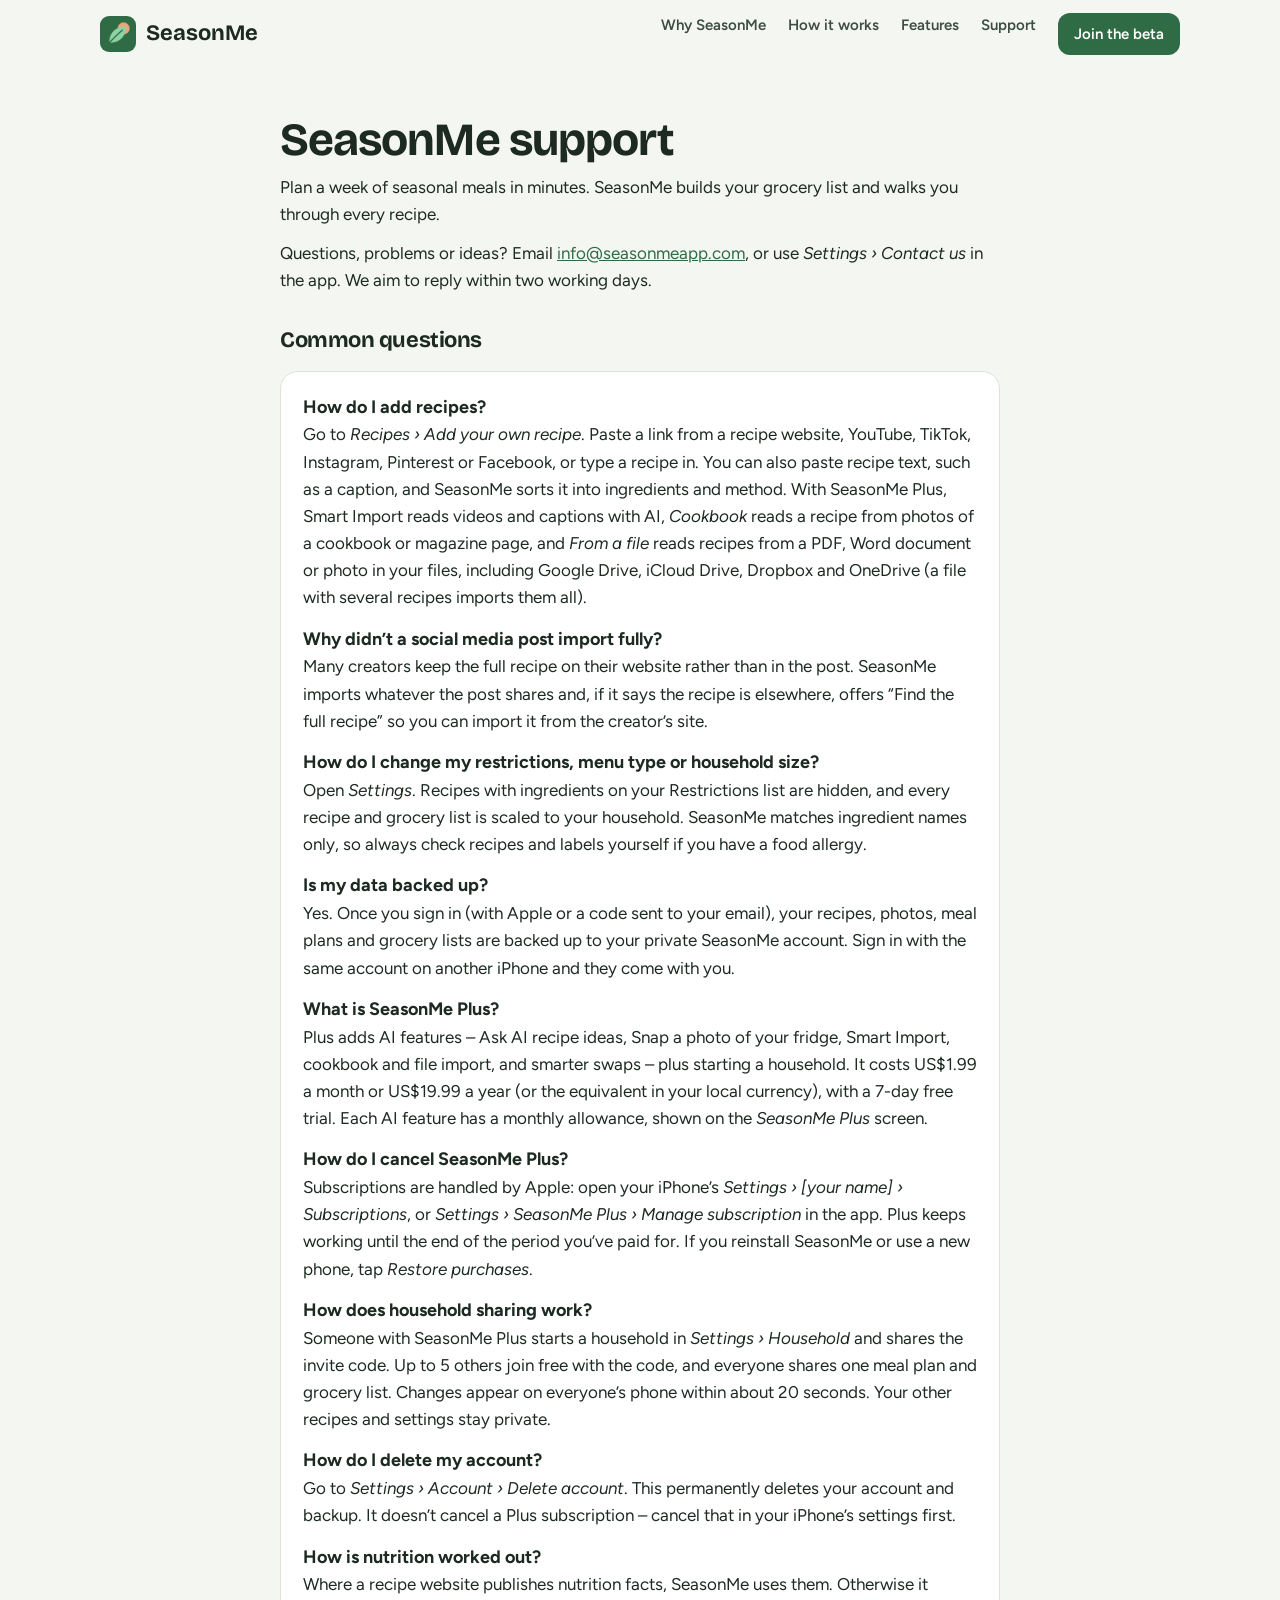
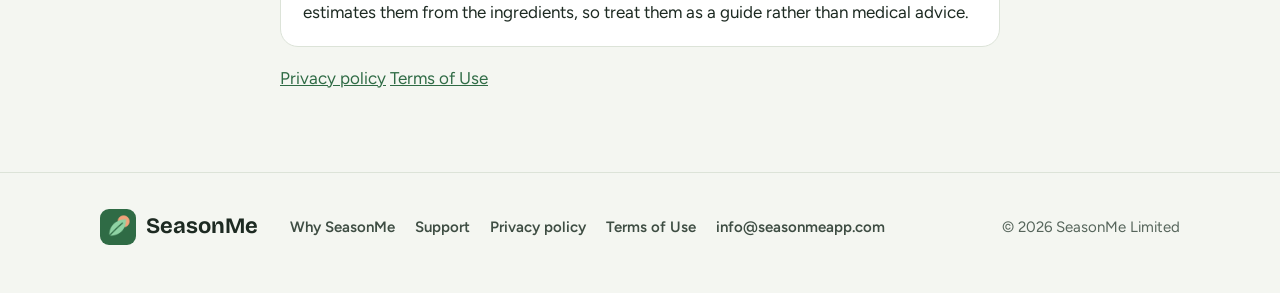
<file: support.html>
<!doctype html>
<html lang="en">
<head>
<meta charset="utf-8">
<meta name="viewport" content="width=device-width, initial-scale=1">
<title>SeasonMe – Support</title>
<link rel="icon" href="images/favicon.png">
<link rel="apple-touch-icon" href="images/icon-180.png">
<link rel="preconnect" href="https://fonts.googleapis.com">
<link rel="preconnect" href="https://fonts.gstatic.com" crossorigin>
<link href="https://fonts.googleapis.com/css2?family=Bricolage+Grotesque:opsz,wght@12..96,600;12..96,700&family=Figtree:wght@400;500;600;700&display=swap" rel="stylesheet">
<link rel="stylesheet" href="style.css">
</head>
<body>
<header class="nav">
  <div class="wrap">
    <a class="brand" href="index.html"><img src="images/icon-180.png" alt="">SeasonMe</a>
    <nav class="nav-links" aria-label="Main">
      <a href="why.html">Why SeasonMe</a>
      <a href="index.html#how">How it works</a>
      <a href="index.html#features">Features</a>
      <a href="support.html">Support</a>
      <a class="btn btn-primary btn-sm" href="index.html#beta">Join the beta</a>
    </nav>
  </div>
</header>
<main class="article">
  <h1>SeasonMe support</h1>
  <p>Plan a week of seasonal meals in minutes. SeasonMe builds your grocery list and walks you through every recipe.</p>
  <p>Questions, problems or ideas? Email <a href="mailto:info@seasonmeapp.com">info@seasonmeapp.com</a>, or use <em>Settings › Contact us</em> in the app. We aim to reply within two working days.</p>

  <h2>Common questions</h2>
  <div class="card">
    <h3>How do I add recipes?</h3>
    <p>Go to <em>Recipes › Add your own recipe</em>. Paste a link from a recipe website, YouTube, TikTok, Instagram, Pinterest or Facebook, or type a recipe in. You can also paste recipe text, such as a caption, and SeasonMe sorts it into ingredients and method. With SeasonMe Plus, Smart Import reads videos and captions with AI, <em>Cookbook</em> reads a recipe from photos of a cookbook or magazine page, and <em>From a file</em> reads recipes from a PDF, Word document or photo in your files, including Google Drive, iCloud Drive, Dropbox and OneDrive (a file with several recipes imports them all).</p>
    <h3>Why didn’t a social media post import fully?</h3>
    <p>Many creators keep the full recipe on their website rather than in the post. SeasonMe imports whatever the post shares and, if it says the recipe is elsewhere, offers “Find the full recipe” so you can import it from the creator’s site.</p>
    <h3>How do I change my restrictions, menu type or household size?</h3>
    <p>Open <em>Settings</em>. Recipes with ingredients on your Restrictions list are hidden, and every recipe and grocery list is scaled to your household. SeasonMe matches ingredient names only, so always check recipes and labels yourself if you have a food allergy.</p>
    <h3>Is my data backed up?</h3>
    <p>Yes. Once you sign in (with Apple or a code sent to your email), your recipes, photos, meal plans and grocery lists are backed up to your private SeasonMe account. Sign in with the same account on another iPhone and they come with you.</p>
    <h3>What is SeasonMe Plus?</h3>
    <p>Plus adds AI features – Ask AI recipe ideas, Snap a photo of your fridge, Smart Import, cookbook and file import, and smarter swaps – plus starting a household. It costs US$1.99 a month or US$19.99 a year (or the equivalent in your local currency), with a 7-day free trial. Each AI feature has a monthly allowance, shown on the <em>SeasonMe Plus</em> screen.</p>
    <h3>How do I cancel SeasonMe Plus?</h3>
    <p>Subscriptions are handled by Apple: open your iPhone’s <em>Settings › [your name] › Subscriptions</em>, or <em>Settings › SeasonMe Plus › Manage subscription</em> in the app. Plus keeps working until the end of the period you’ve paid for. If you reinstall SeasonMe or use a new phone, tap <em>Restore purchases</em>.</p>
    <h3>How does household sharing work?</h3>
    <p>Someone with SeasonMe Plus starts a household in <em>Settings › Household</em> and shares the invite code. Up to 5 others join free with the code, and everyone shares one meal plan and grocery list. Changes appear on everyone’s phone within about 20 seconds. Your other recipes and settings stay private.</p>
    <h3>How do I delete my account?</h3>
    <p>Go to <em>Settings › Account › Delete account</em>. This permanently deletes your account and backup. It doesn’t cancel a Plus subscription – cancel that in your iPhone’s settings first.</p>
    <h3>How is nutrition worked out?</h3>
    <p>Where a recipe website publishes nutrition facts, SeasonMe uses them. Otherwise it estimates them from the ingredients, so treat them as a guide rather than medical advice.</p>
  </div>

  <p><a href="privacy.html">Privacy policy</a>
      <a href="terms.html">Terms of Use</a></p>
</main>
<footer>
  <div class="wrap">
    <a class="brand" href="index.html"><img src="images/icon-180.png" alt="">SeasonMe</a>
    <nav aria-label="Footer">
      <a href="why.html">Why SeasonMe</a>
      <a href="support.html">Support</a>
      <a href="privacy.html">Privacy policy</a>
      <a href="terms.html">Terms of Use</a>
      <a href="mailto:info@seasonmeapp.com">info@seasonmeapp.com</a>
    </nav>
    <span class="copy">© 2026 SeasonMe Limited</span>
  </div>
</footer>
</body>
</html>
</file>
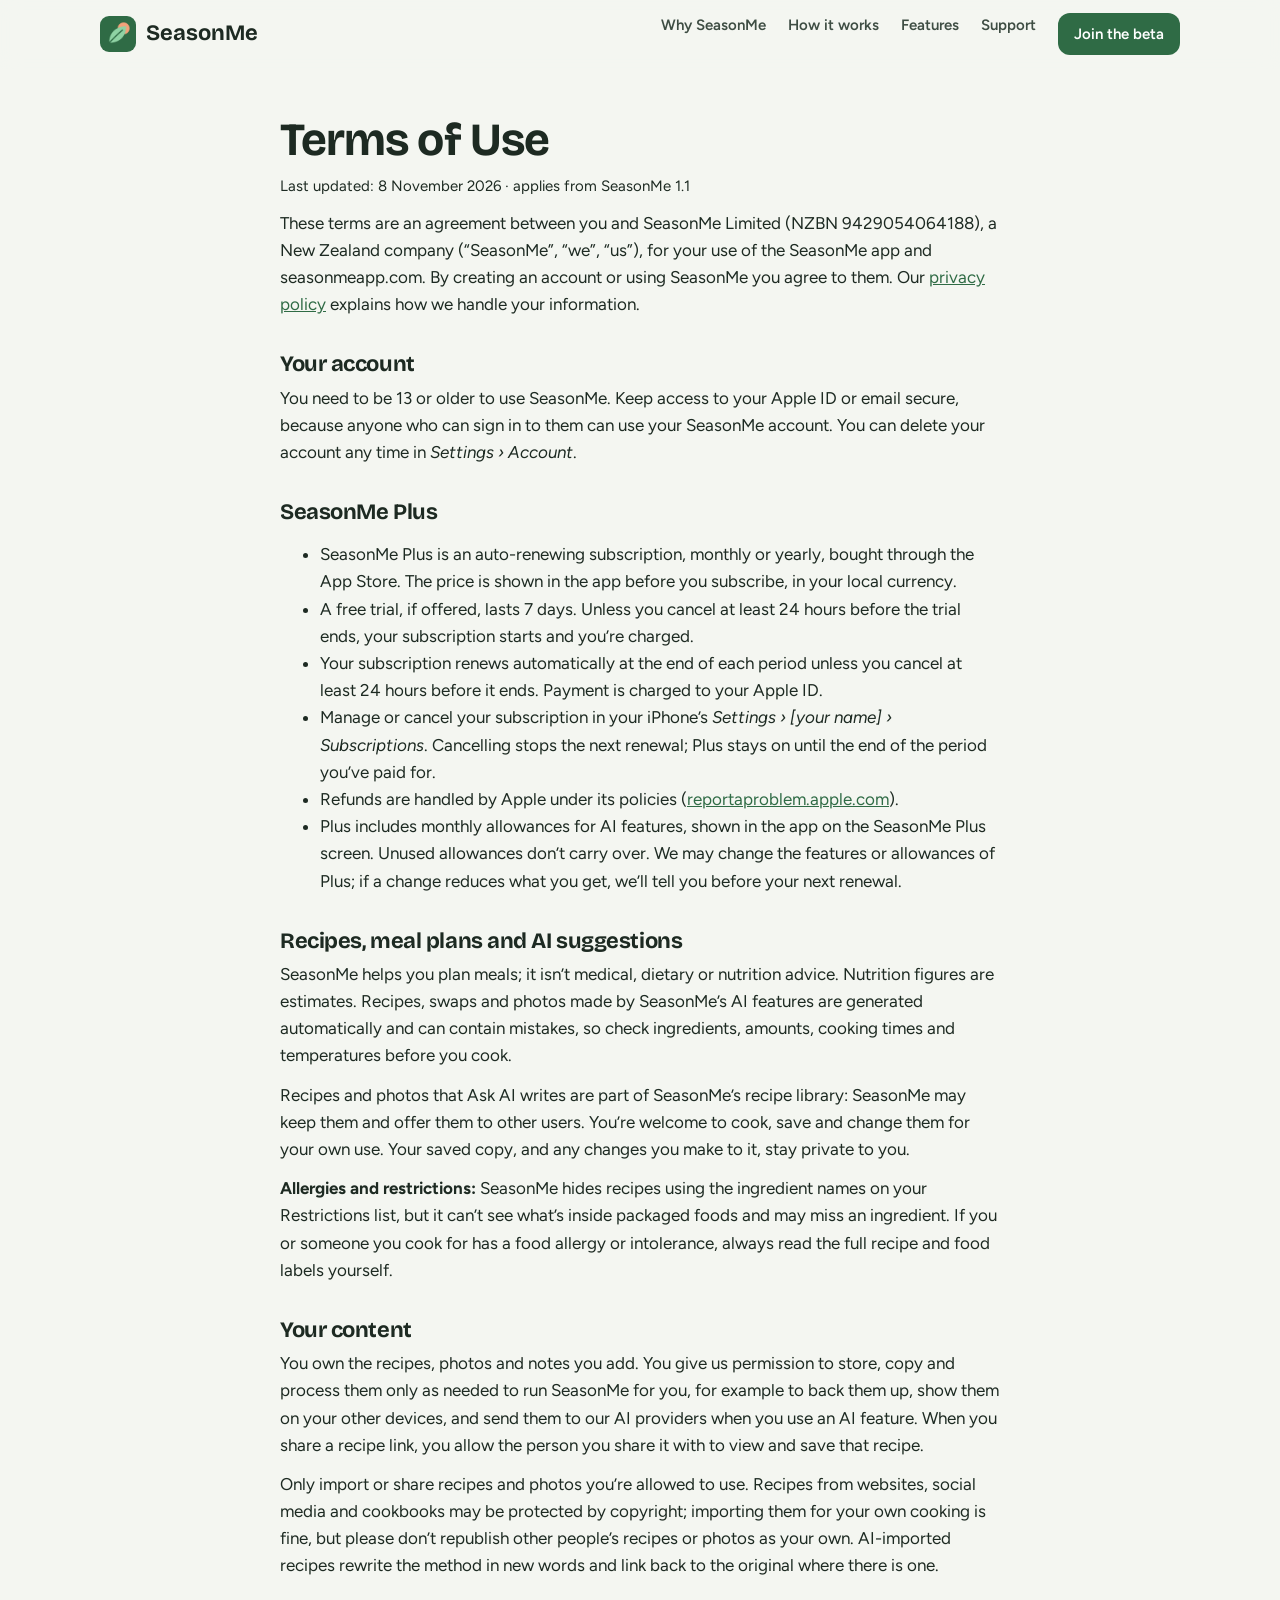
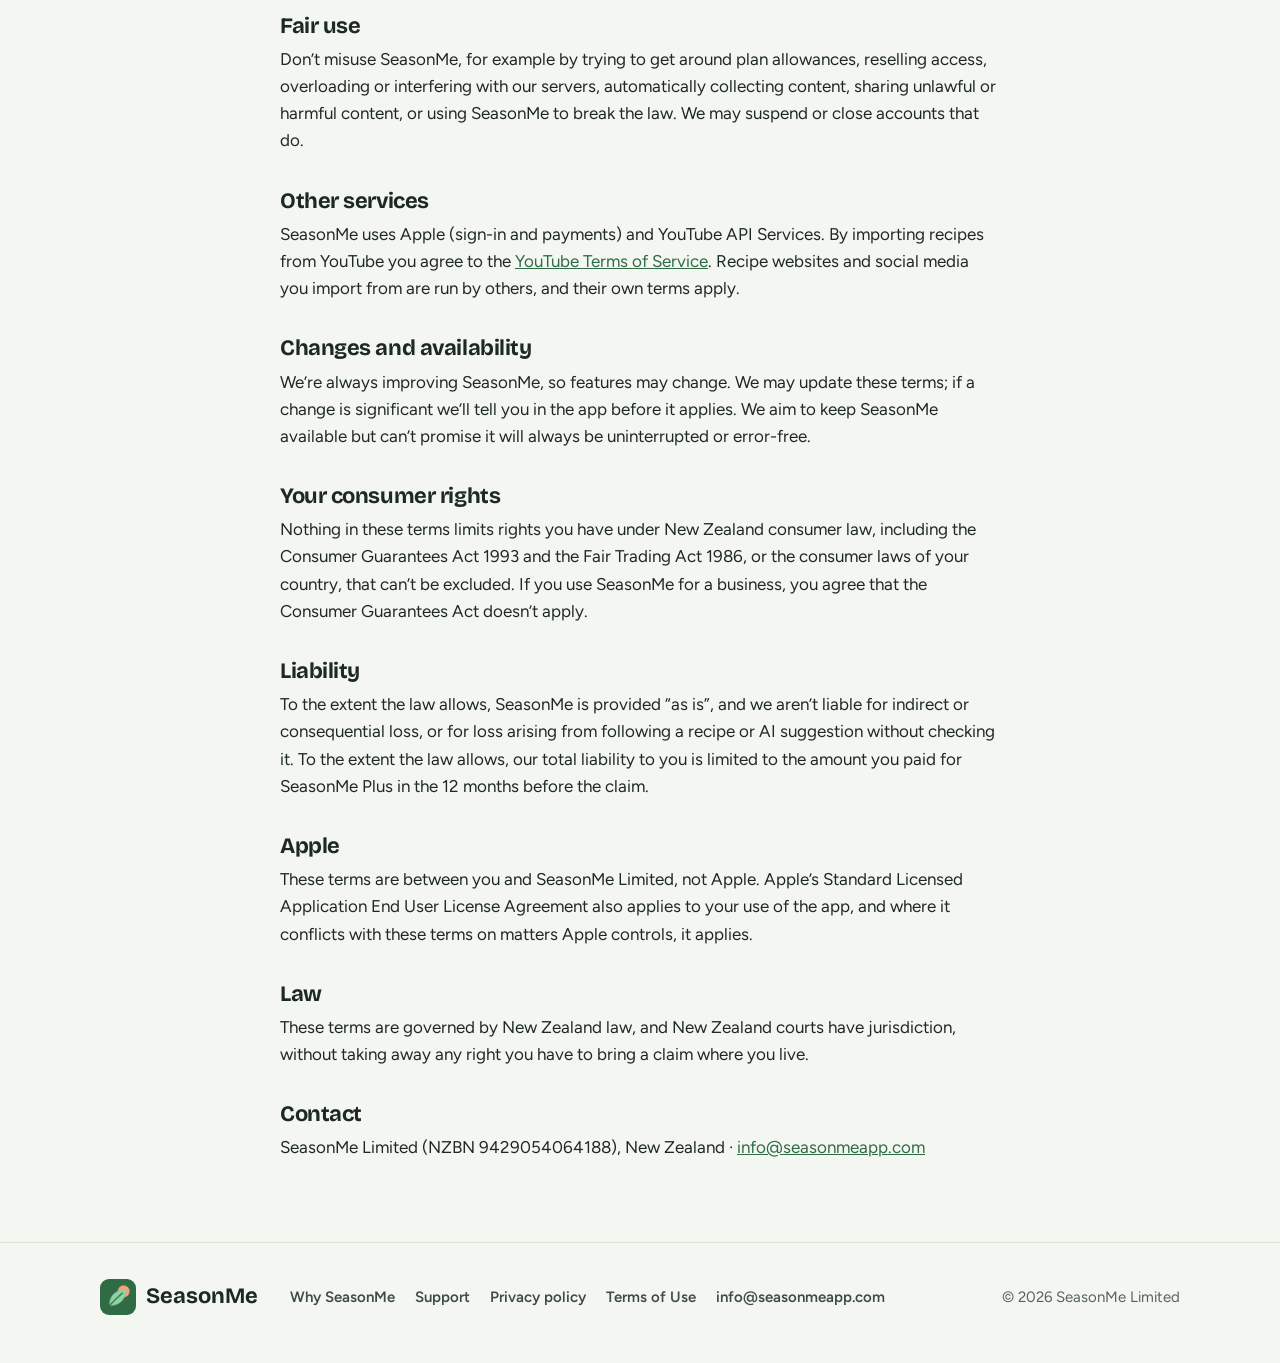
<file: terms.html>
<!doctype html>
<html lang="en">
<head>
<meta charset="utf-8">
<meta name="viewport" content="width=device-width, initial-scale=1">
<title>SeasonMe – Terms of Use</title>
<link rel="icon" href="images/favicon.png">
<link rel="apple-touch-icon" href="images/icon-180.png">
<link rel="preconnect" href="https://fonts.googleapis.com">
<link rel="preconnect" href="https://fonts.gstatic.com" crossorigin>
<link href="https://fonts.googleapis.com/css2?family=Bricolage+Grotesque:opsz,wght@12..96,600;12..96,700&family=Figtree:wght@400;500;600;700&display=swap" rel="stylesheet">
<link rel="stylesheet" href="style.css">
</head>
<body>
<header class="nav">
  <div class="wrap">
    <a class="brand" href="index.html"><img src="images/icon-180.png" alt="">SeasonMe</a>
    <nav class="nav-links" aria-label="Main">
      <a href="why.html">Why SeasonMe</a>
      <a href="index.html#how">How it works</a>
      <a href="index.html#features">Features</a>
      <a href="support.html">Support</a>
      <a class="btn btn-primary btn-sm" href="index.html#beta">Join the beta</a>
    </nav>
  </div>
</header>
<main class="article">
  <h1>Terms of Use</h1>
  <p class="muted">Last updated: 8 November 2026 · applies from SeasonMe 1.1</p>

  <p>These terms are an agreement between you and SeasonMe Limited (NZBN 9429054064188), a New Zealand company (“SeasonMe”, “we”, “us”), for your use of the SeasonMe app and seasonmeapp.com. By creating an account or using SeasonMe you agree to them. Our <a href="privacy.html">privacy policy</a> explains how we handle your information.</p>

  <h2>Your account</h2>
  <p>You need to be 13 or older to use SeasonMe. Keep access to your Apple ID or email secure, because anyone who can sign in to them can use your SeasonMe account. You can delete your account any time in <em>Settings › Account</em>.</p>

  <h2>SeasonMe Plus</h2>
  <ul>
    <li>SeasonMe Plus is an auto-renewing subscription, monthly or yearly, bought through the App Store. The price is shown in the app before you subscribe, in your local currency.</li>
    <li>A free trial, if offered, lasts 7 days. Unless you cancel at least 24 hours before the trial ends, your subscription starts and you’re charged.</li>
    <li>Your subscription renews automatically at the end of each period unless you cancel at least 24 hours before it ends. Payment is charged to your Apple ID.</li>
    <li>Manage or cancel your subscription in your iPhone’s <em>Settings › [your name] › Subscriptions</em>. Cancelling stops the next renewal; Plus stays on until the end of the period you’ve paid for.</li>
    <li>Refunds are handled by Apple under its policies (<a href="https://reportaproblem.apple.com">reportaproblem.apple.com</a>).</li>
    <li>Plus includes monthly allowances for AI features, shown in the app on the SeasonMe Plus screen. Unused allowances don’t carry over. We may change the features or allowances of Plus; if a change reduces what you get, we’ll tell you before your next renewal.</li>
  </ul>

  <h2>Recipes, meal plans and AI suggestions</h2>
  <p>SeasonMe helps you plan meals; it isn’t medical, dietary or nutrition advice. Nutrition figures are estimates. Recipes, swaps and photos made by SeasonMe’s AI features are generated automatically and can contain mistakes, so check ingredients, amounts, cooking times and temperatures before you cook.</p>
  <p>Recipes and photos that Ask AI writes are part of SeasonMe’s recipe library: SeasonMe may keep them and offer them to other users. You’re welcome to cook, save and change them for your own use. Your saved copy, and any changes you make to it, stay private to you.</p>
  <p><strong>Allergies and restrictions:</strong> SeasonMe hides recipes using the ingredient names on your Restrictions list, but it can’t see what’s inside packaged foods and may miss an ingredient. If you or someone you cook for has a food allergy or intolerance, always read the full recipe and food labels yourself.</p>

  <h2>Your content</h2>
  <p>You own the recipes, photos and notes you add. You give us permission to store, copy and process them only as needed to run SeasonMe for you, for example to back them up, show them on your other devices, and send them to our AI providers when you use an AI feature. When you share a recipe link, you allow the person you share it with to view and save that recipe.</p>
  <p>Only import or share recipes and photos you’re allowed to use. Recipes from websites, social media and cookbooks may be protected by copyright; importing them for your own cooking is fine, but please don’t republish other people’s recipes or photos as your own. AI-imported recipes rewrite the method in new words and link back to the original where there is one.</p>

  <h2>Fair use</h2>
  <p>Don’t misuse SeasonMe, for example by trying to get around plan allowances, reselling access, overloading or interfering with our servers, automatically collecting content, sharing unlawful or harmful content, or using SeasonMe to break the law. We may suspend or close accounts that do.</p>

  <h2>Other services</h2>
  <p>SeasonMe uses Apple (sign-in and payments) and YouTube API Services. By importing recipes from YouTube you agree to the <a href="https://www.youtube.com/t/terms">YouTube Terms of Service</a>. Recipe websites and social media you import from are run by others, and their own terms apply.</p>

  <h2>Changes and availability</h2>
  <p>We’re always improving SeasonMe, so features may change. We may update these terms; if a change is significant we’ll tell you in the app before it applies. We aim to keep SeasonMe available but can’t promise it will always be uninterrupted or error-free.</p>

  <h2>Your consumer rights</h2>
  <p>Nothing in these terms limits rights you have under New Zealand consumer law, including the Consumer Guarantees Act 1993 and the Fair Trading Act 1986, or the consumer laws of your country, that can’t be excluded. If you use SeasonMe for a business, you agree that the Consumer Guarantees Act doesn’t apply.</p>

  <h2>Liability</h2>
  <p>To the extent the law allows, SeasonMe is provided “as is”, and we aren’t liable for indirect or consequential loss, or for loss arising from following a recipe or AI suggestion without checking it. To the extent the law allows, our total liability to you is limited to the amount you paid for SeasonMe Plus in the 12 months before the claim.</p>

  <h2>Apple</h2>
  <p>These terms are between you and SeasonMe Limited, not Apple. Apple’s Standard Licensed Application End User License Agreement also applies to your use of the app, and where it conflicts with these terms on matters Apple controls, it applies.</p>

  <h2>Law</h2>
  <p>These terms are governed by New Zealand law, and New Zealand courts have jurisdiction, without taking away any right you have to bring a claim where you live.</p>

  <h2>Contact</h2>
  <p>SeasonMe Limited (NZBN 9429054064188), New Zealand · <a href="mailto:info@seasonmeapp.com">info@seasonmeapp.com</a></p>
</main>
<footer>
  <div class="wrap">
    <a class="brand" href="index.html"><img src="images/icon-180.png" alt="">SeasonMe</a>
    <nav aria-label="Footer">
      <a href="why.html">Why SeasonMe</a>
      <a href="support.html">Support</a>
      <a href="privacy.html">Privacy policy</a>
      <a href="terms.html">Terms of Use</a>
      <a href="mailto:info@seasonmeapp.com">info@seasonmeapp.com</a>
    </nav>
    <span class="copy">© 2026 SeasonMe Limited</span>
  </div>
</footer>
</body>
</html>
</file>
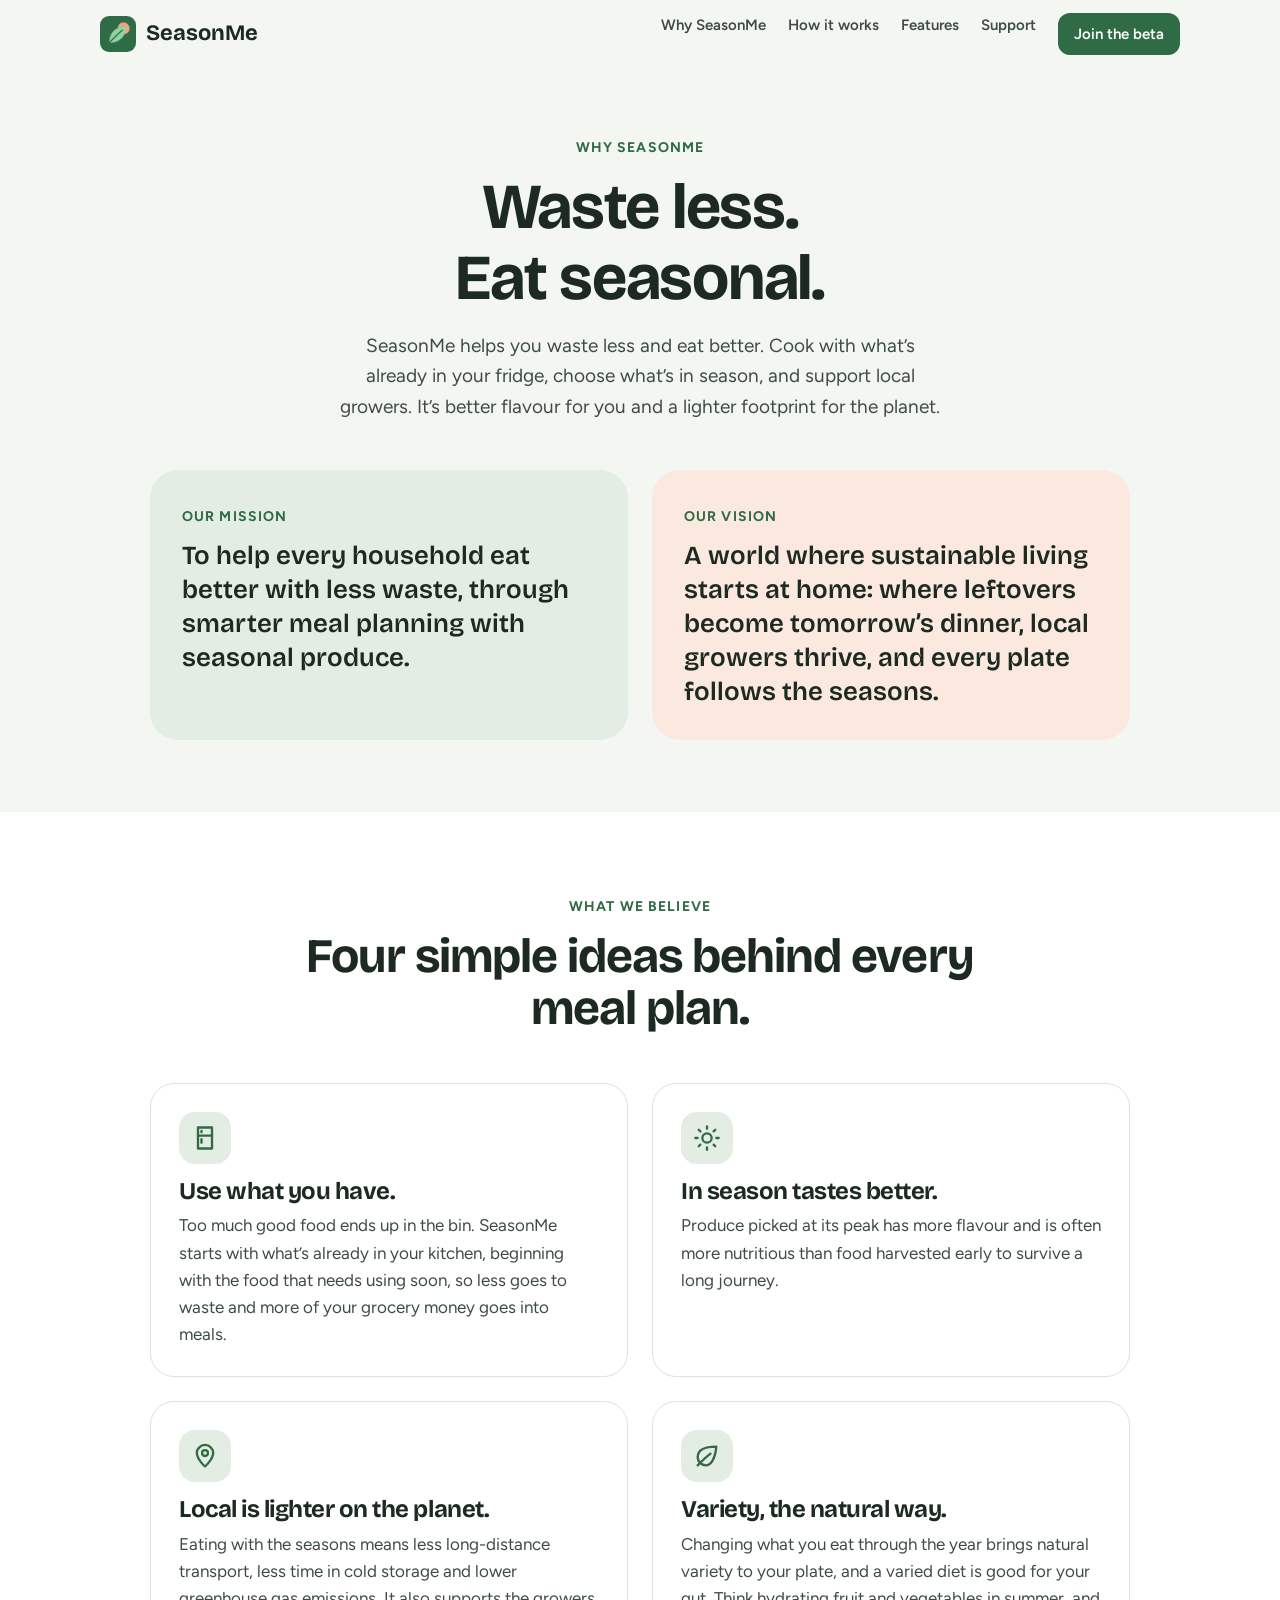
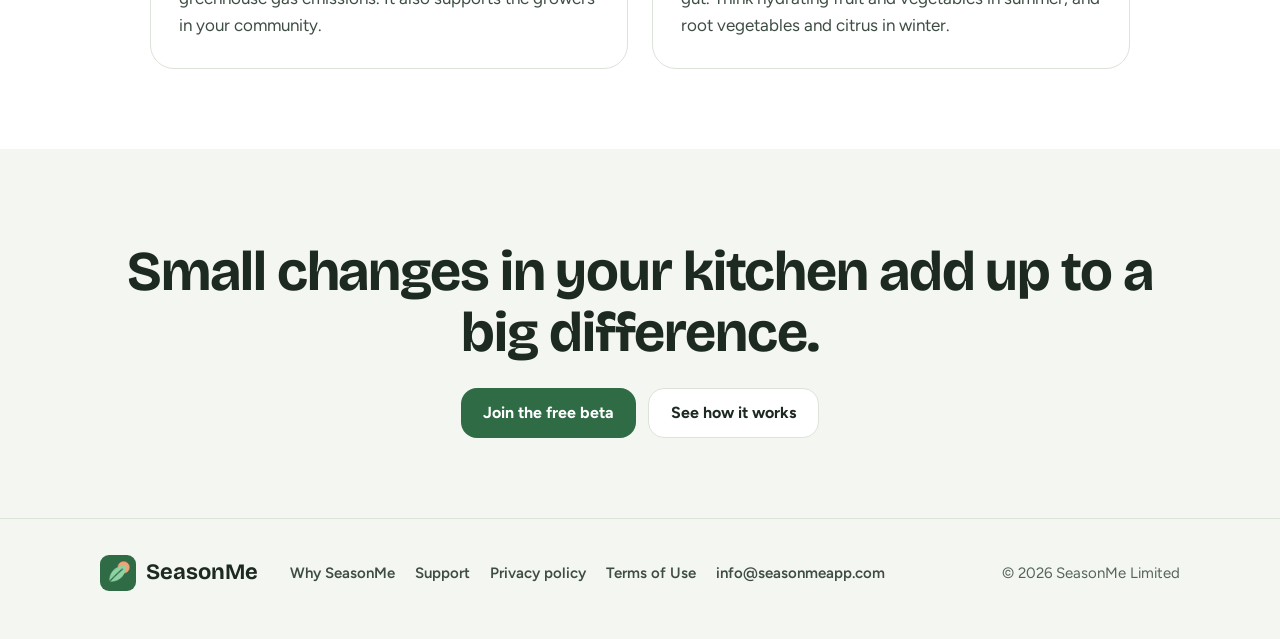
<file: why.html>
<!doctype html>
<html lang="en">
<head>
<meta charset="utf-8">
<meta name="viewport" content="width=device-width, initial-scale=1">
<title>Why SeasonMe – Waste less. Eat seasonal.</title>
<link rel="icon" href="images/favicon.png">
<link rel="apple-touch-icon" href="images/icon-180.png">
<link rel="preconnect" href="https://fonts.googleapis.com">
<link rel="preconnect" href="https://fonts.gstatic.com" crossorigin>
<link href="https://fonts.googleapis.com/css2?family=Bricolage+Grotesque:opsz,wght@12..96,600;12..96,700&family=Figtree:wght@400;500;600;700&display=swap" rel="stylesheet">
<link rel="stylesheet" href="style.css">
</head>
<body>
<header class="nav">
  <div class="wrap">
    <a class="brand" href="index.html"><img src="images/icon-180.png" alt="">SeasonMe</a>
    <nav class="nav-links" aria-label="Main">
      <a href="why.html">Why SeasonMe</a>
      <a href="index.html#how">How it works</a>
      <a href="index.html#features">Features</a>
      <a href="support.html">Support</a>
      <a class="btn btn-primary btn-sm" href="index.html#beta">Join the beta</a>
    </nav>
  </div>
</header>
<main>
  <section class="why-hero" aria-labelledby="why-title">
    <div class="wrap">
      <div class="section-head">
        <span class="eyebrow">Why SeasonMe</span>
        <h1 id="why-title"><span class="nowrap">Waste less.</span> <span class="nowrap">Eat seasonal.</span></h1>
        <p>SeasonMe helps you waste less and eat better. Cook with what’s already in your fridge, choose what’s in season, and support local growers. It’s better flavour for you and a lighter footprint for the planet.</p>
      </div>
      <div class="mv">
        <article class="mv-card">
          <span class="eyebrow">Our mission</span>
          <p>To help every household eat better with less waste, through smarter meal planning with seasonal produce.</p>
        </article>
        <article class="mv-card peach">
          <span class="eyebrow">Our vision</span>
          <p>A world where sustainable living starts at home: where leftovers become tomorrow’s dinner, local growers thrive, and every plate follows the seasons.</p>
        </article>
      </div>
    </div>
  </section>

  <section class="tinted" aria-labelledby="believe-title">
    <div class="wrap">
      <div class="section-head">
        <span class="eyebrow">What we believe</span>
        <h2 id="believe-title">Four simple ideas behind every meal plan.</h2>
      </div>
      <div class="beliefs">
        <article class="belief">
          <span class="belief-icon"><svg width="28" height="28" viewBox="0 0 24 24" fill="none" stroke="#2F6B45" stroke-width="2" stroke-linecap="round" stroke-linejoin="round" aria-hidden="true"><path d="M6 3h12v18H6z"/><path d="M6 10h12"/><path d="M9 6v1M9 13v3"/></svg></span>
          <h3>Use what you have.</h3>
          <p>Too much good food ends up in the bin. SeasonMe starts with what’s already in your kitchen, beginning with the food that needs using soon, so less goes to waste and more of your grocery money goes into meals.</p>
        </article>
        <article class="belief">
          <span class="belief-icon"><svg width="28" height="28" viewBox="0 0 24 24" fill="none" stroke="#2F6B45" stroke-width="2" stroke-linecap="round" stroke-linejoin="round" aria-hidden="true"><circle cx="12" cy="12" r="4"/><path d="M12 2v2M12 20v2M4.9 4.9l1.4 1.4M17.7 17.7l1.4 1.4M2 12h2M20 12h2M4.9 19.1l1.4-1.4M17.7 6.3l1.4-1.4"/></svg></span>
          <h3>In season tastes better.</h3>
          <p>Produce picked at its peak has more flavour and is often more nutritious than food harvested early to survive a long journey.</p>
        </article>
        <article class="belief">
          <span class="belief-icon"><svg width="28" height="28" viewBox="0 0 24 24" fill="none" stroke="#2F6B45" stroke-width="2" stroke-linecap="round" stroke-linejoin="round" aria-hidden="true"><path d="M12 21s-7-6.2-7-11.5A7 7 0 0 1 19 9.5C19 14.8 12 21 12 21z"/><circle cx="12" cy="9.5" r="2.5"/></svg></span>
          <h3>Local is lighter on the planet.</h3>
          <p>Eating with the seasons means less long-distance transport, less time in cold storage and lower greenhouse gas emissions. It also supports the growers in your community.</p>
        </article>
        <article class="belief">
          <span class="belief-icon"><svg width="28" height="28" viewBox="0 0 24 24" fill="none" stroke="#2F6B45" stroke-width="2" stroke-linecap="round" stroke-linejoin="round" aria-hidden="true"><path d="M11 20A7 7 0 0 1 4 13c0-5 4-9 16-9-1 11-5 16-9 16z"/><path d="M4 20c4-4 7-7 11-10"/></svg></span>
          <h3>Variety, the natural way.</h3>
          <p>Changing what you eat through the year brings natural variety to your plate, and a varied diet is good for your gut. Think hydrating fruit and vegetables in summer, and root vegetables and citrus in winter.</p>
        </article>
      </div>
    </div>
  </section>

  <section class="final" aria-labelledby="cta-title">
    <div class="wrap">
      <h2 id="cta-title">Small changes in your kitchen add up to a big difference.</h2>
      <div class="ctas">
        <a class="btn btn-primary" href="mailto:info@seasonmeapp.com?subject=Join%20the%20SeasonMe%20beta&amp;body=Hi%20SeasonMe%20team%2C%0A%0AI%E2%80%99d%20like%20to%20join%20the%20TestFlight%20beta.%20My%20Apple%20ID%20email%20is%3A%20">Join the free beta</a>
        <a class="btn btn-outline" href="index.html#how">See how it works</a>
      </div>
    </div>
  </section>
</main>
<footer>
  <div class="wrap">
    <a class="brand" href="index.html"><img src="images/icon-180.png" alt="">SeasonMe</a>
    <nav aria-label="Footer">
      <a href="why.html">Why SeasonMe</a>
      <a href="support.html">Support</a>
      <a href="privacy.html">Privacy policy</a>
      <a href="terms.html">Terms of Use</a>
      <a href="mailto:info@seasonmeapp.com">info@seasonmeapp.com</a>
    </nav>
    <span class="copy">© 2026 SeasonMe Limited</span>
  </div>
</footer>
</body>
</html>
</file>
<file: style.css>
:root {
  --green: #2F6B45;
  --green-dark: #1F4D30;
  --mint: #8FD3A4;
  --mint-soft: #E3EDE4;
  --peach: #F4A27A;
  --peach-soft: #FBE9DF;
  --cream: #F4F6F1;
  --ink: #1D2A22;
  --ink-soft: #3E4D43;
  --muted: #56655B;
  --card: #FFFFFF;
  --line: #DCE3D8;
  --display: 'Bricolage Grotesque', system-ui, sans-serif;
  --body: Figtree, system-ui, -apple-system, 'Segoe UI', sans-serif;
}

* { box-sizing: border-box; }
html { scroll-behavior: smooth; }
body { margin: 0; background: var(--cream); color: var(--ink); font: 17px/1.6 var(--body); -webkit-font-smoothing: antialiased; }
img { max-width: 100%; display: block; }
a { color: var(--green); }
h1, h2, h3 { font-family: var(--display); line-height: 1.1; letter-spacing: -0.02em; margin: 0; }
p { margin: 0; }
.wrap { max-width: 1120px; margin: 0 auto; padding: 0 20px; }

/* Navigation */
.nav { position: sticky; top: 0; z-index: 10; background: rgba(244, 246, 241, 0.92); backdrop-filter: blur(10px); border-bottom: 1px solid transparent; }
.nav .wrap { display: flex; align-items: center; gap: 24px; height: 68px; }
.brand { display: flex; align-items: center; gap: 10px; text-decoration: none; color: var(--ink); font-family: var(--display); font-weight: 700; font-size: 22px; }
.brand img { width: 36px; height: 36px; border-radius: 9px; }
.nav-links { display: flex; gap: 22px; margin-left: auto; }
.nav-links a { color: var(--ink-soft); text-decoration: none; font-weight: 600; font-size: 15px; }
.nav-links a:hover { color: var(--green); }
.nav-links a.btn-primary, .nav-links a.btn-primary:hover { color: #fff; }

.btn { display: inline-flex; align-items: center; justify-content: center; gap: 8px; min-height: 50px; padding: 0 22px; border-radius: 16px; font-weight: 700; font-size: 16px; text-decoration: none; transition: transform 0.15s, background 0.15s; }
.btn:hover { transform: translateY(-1px); }
.btn-primary { background: var(--green); color: #fff; }
.btn-primary:hover { background: var(--green-dark); }
.btn-light { background: #fff; color: var(--ink); }
.btn-outline { border: 1.5px solid var(--line); color: var(--ink); background: #fff; }
.btn-sm { min-height: 42px; padding: 0 16px; font-size: 15px; border-radius: 12px; }
.pill { display: inline-flex; align-items: center; gap: 8px; padding: 6px 14px; border-radius: 999px; background: var(--mint-soft); color: var(--green); font-weight: 700; font-size: 14px; }

/* Phone frames */
.phone { width: 100%; max-width: 300px; border-radius: 40px; padding: 10px; background: var(--ink); box-shadow: 0 30px 60px -20px rgba(29, 42, 34, 0.35); }
.phone img { border-radius: 31px; width: 100%; height: auto; aspect-ratio: 390 / 844; object-fit: cover; }
.phone.sm { max-width: 240px; border-radius: 34px; padding: 8px; }
.phone.sm img { border-radius: 27px; }

/* Hero */
.hero { padding: 48px 0 72px; }
.hero .wrap { display: grid; grid-template-columns: 1.1fr 0.9fr; gap: 48px; align-items: center; }
.hero h1 { font-size: clamp(40px, 6vw, 68px); margin: 18px 0 18px; }
.hero h1 em { font-style: normal; color: var(--green); }
.hero .lede { font-size: 20px; color: var(--ink-soft); max-width: 34em; }
.hero .ctas { display: flex; flex-wrap: wrap; gap: 12px; margin-top: 28px; }
.hero .note { margin-top: 14px; color: var(--muted); font-size: 15px; }
.hero-art { position: relative; display: flex; justify-content: center; }
.hero-art::before { content: ''; position: absolute; width: 360px; height: 360px; border-radius: 50%; background: var(--peach); opacity: 0.35; top: -20px; right: 0; }
.hero-art::after { content: ''; position: absolute; width: 260px; height: 260px; border-radius: 50%; background: var(--mint); opacity: 0.45; bottom: 20px; left: 0; }
.hero-art .phone { position: relative; z-index: 1; }

/* Sections */
section { padding: 80px 0; }
.eyebrow { font-weight: 700; font-size: 14px; letter-spacing: 0.08em; text-transform: uppercase; color: var(--green); }
.section-head { text-align: center; max-width: 720px; margin: 0 auto 48px; }
.section-head h2 { font-size: clamp(32px, 4.4vw, 48px); margin: 10px 0 14px; }
.section-head p { color: var(--ink-soft); font-size: 19px; }

.steps { display: grid; grid-template-columns: repeat(3, 1fr); gap: 28px; }
.step { background: var(--card); border: 1px solid var(--line); border-radius: 28px; padding: 28px 24px 0; display: flex; flex-direction: column; gap: 10px; overflow: hidden; }
.step .num { width: 36px; height: 36px; border-radius: 50%; background: var(--green); color: #fff; display: grid; place-items: center; font-weight: 700; }
.step h3 { font-size: 26px; }
.step p { color: var(--ink-soft); }
.step .phone { margin: 18px auto -60px; }

.feature .wrap { display: grid; grid-template-columns: 1fr 1fr; gap: 64px; align-items: center; }
.feature.flip .text { order: 2; }
.feature h2 { font-size: clamp(30px, 4vw, 44px); margin: 10px 0 16px; }
.feature .text > p { color: var(--ink-soft); font-size: 18px; }
.feature ul { list-style: none; padding: 0; margin: 22px 0 0; display: flex; flex-direction: column; gap: 12px; }
.feature li { display: flex; gap: 12px; align-items: flex-start; }
.feature li svg { flex: none; margin-top: 3px; }
.feature .art { display: flex; justify-content: center; gap: 20px; }
.chips { display: flex; flex-wrap: wrap; gap: 8px; margin-top: 22px; }
.chip { padding: 8px 14px; border-radius: 999px; background: #fff; border: 1px solid var(--line); font-weight: 600; font-size: 15px; }

.tinted { background: #fff; }
.green-band { background: var(--green); color: #fff; }
.green-band .section-head p, .green-band .eyebrow { color: #D5EBDB; }

.promises { display: grid; grid-template-columns: repeat(3, 1fr); gap: 24px; }
.promise { background: rgba(255, 255, 255, 0.08); border: 1px solid rgba(255, 255, 255, 0.18); border-radius: 22px; padding: 24px; }
.promise h3 { font-size: 22px; margin-bottom: 8px; }
.promise p { color: #E3EDE4; }

.final { text-align: center; }
.final h2 { font-size: clamp(34px, 5vw, 56px); margin: 12px 0 16px; }
.final p { color: var(--ink-soft); font-size: 19px; max-width: 36em; margin: 0 auto; }
.final .ctas { display: flex; justify-content: center; flex-wrap: wrap; gap: 12px; margin-top: 28px; }
.final .phones { display: flex; justify-content: center; gap: 20px; margin-top: 56px; }

/* Article pages (privacy, support) */
.article { max-width: 760px; margin: 0 auto; padding: 40px 20px 80px; }
.article h1 { font-size: clamp(34px, 5vw, 46px); margin: 6px 0 8px; }
.article h2 { font-size: 22px; margin: 34px 0 8px; }
.article h3 { font-size: 18px; margin: 18px 0 4px; font-family: var(--body); letter-spacing: 0; }
.article p, .article li { color: var(--ink); }
.article p + p { margin-top: 12px; }
.muted { color: var(--muted); font-size: 15px; }
.card { background: var(--card); border: 1px solid var(--line); border-radius: 18px; padding: 8px 22px 20px; margin: 18px 0; }

/* Footer */
footer { border-top: 1px solid var(--line); padding: 36px 0 48px; color: var(--muted); font-size: 15px; }
footer .wrap { display: flex; flex-wrap: wrap; gap: 18px 32px; align-items: center; }
footer nav { display: flex; flex-wrap: wrap; gap: 20px; }
footer a { color: var(--ink-soft); text-decoration: none; font-weight: 600; }
footer a:hover { color: var(--green); }
footer .copy { margin-left: auto; }

a:focus-visible, .btn:focus-visible { outline: 3px solid var(--mint); outline-offset: 2px; }

@media (max-width: 900px) {
  .hero .wrap, .feature .wrap { grid-template-columns: 1fr; gap: 40px; }
  .feature.flip .text { order: 0; }
  .steps, .promises { grid-template-columns: 1fr; }
  .step .phone { margin-bottom: -40px; }
  .hero { padding-top: 24px; }
}
@media (max-width: 600px) {
  .nav-links a:not(.btn) { display: none; }
  section { padding: 56px 0; }
  .feature .art .phone.sm:nth-child(2) { display: none; }
  .final .phones .phone:nth-child(n + 2) { display: none; }
  footer .copy { margin-left: 0; }
}

/* Why SeasonMe */
.why-hero { padding: 64px 0 72px; }
.why-hero h1 { font-size: clamp(40px, 6vw, 64px); margin: 12px 0 18px; text-wrap: balance; }
.why-hero .section-head p, .why-teaser p { max-width: 32em; margin-left: auto; margin-right: auto; text-wrap: balance; }
.why-teaser h2 { text-wrap: balance; }
.mv { display: grid; grid-template-columns: 1fr 1fr; gap: 24px; max-width: 980px; margin: 0 auto; }
.mv-card { background: var(--mint-soft); border-radius: 28px; padding: 32px; }
.mv-card.peach { background: var(--peach-soft); }
.mv-card p { font-family: var(--display); font-weight: 600; font-size: clamp(21px, 2.4vw, 26px); line-height: 1.3; margin-top: 10px; color: var(--ink); }
.beliefs { display: grid; grid-template-columns: 1fr 1fr; gap: 24px; max-width: 980px; margin: 0 auto; }
.belief { background: var(--card); border: 1px solid var(--line); border-radius: 24px; padding: 28px; }
.belief-icon { width: 52px; height: 52px; border-radius: 16px; background: var(--mint-soft); display: grid; place-items: center; margin-bottom: 14px; }
.belief h3 { font-size: 24px; margin-bottom: 8px; }
.belief p { color: var(--ink-soft); }
.final .ctas { display: flex; flex-wrap: wrap; gap: 12px; justify-content: center; margin-top: 24px; }
.why-teaser { text-align: center; }
.why-teaser p { font-size: 20px; color: var(--ink-soft); max-width: 40em; margin: 12px auto 20px; }
@media (max-width: 900px) {
  .mv, .beliefs { grid-template-columns: 1fr; }
}
.nowrap { white-space: nowrap; }
.why-hero h1 .nowrap { display: block; }
.why-teaser h2 { font-size: clamp(30px, 4vw, 44px); margin: 10px 0 0; }
</file>
